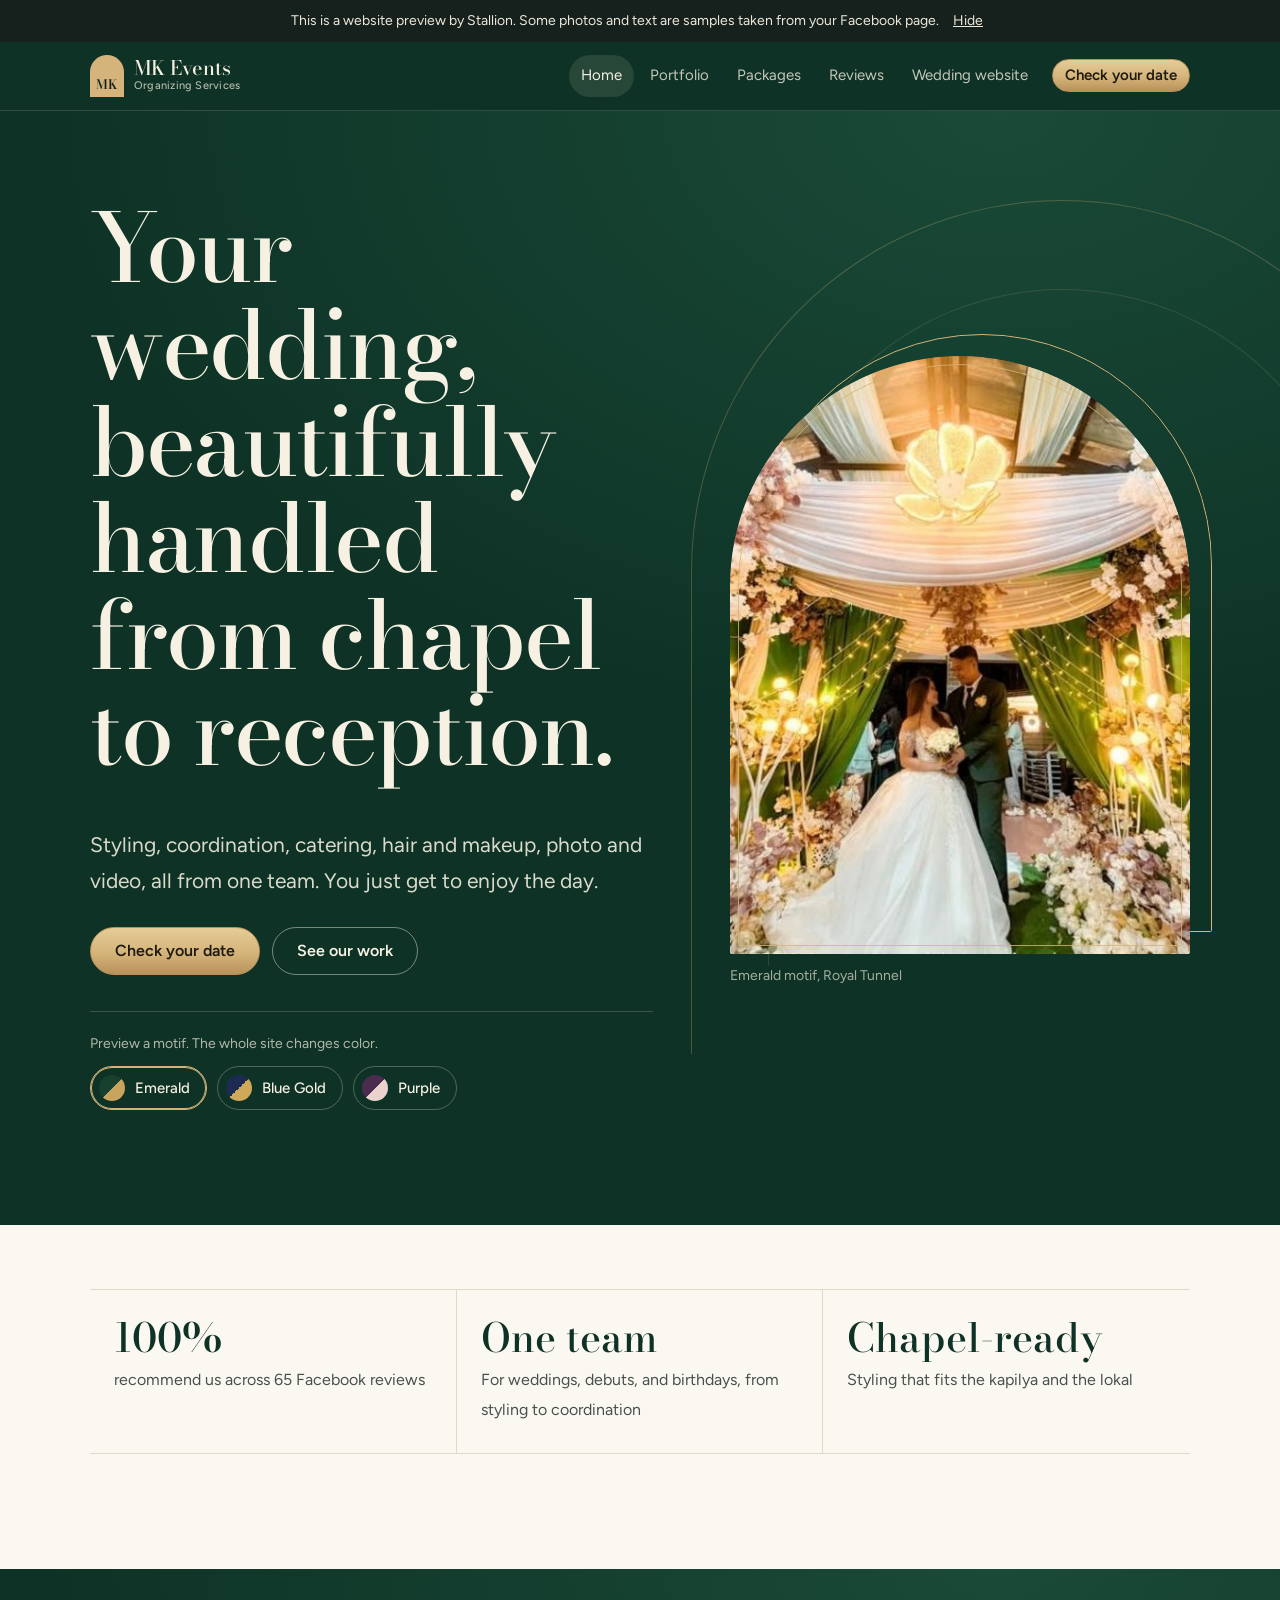
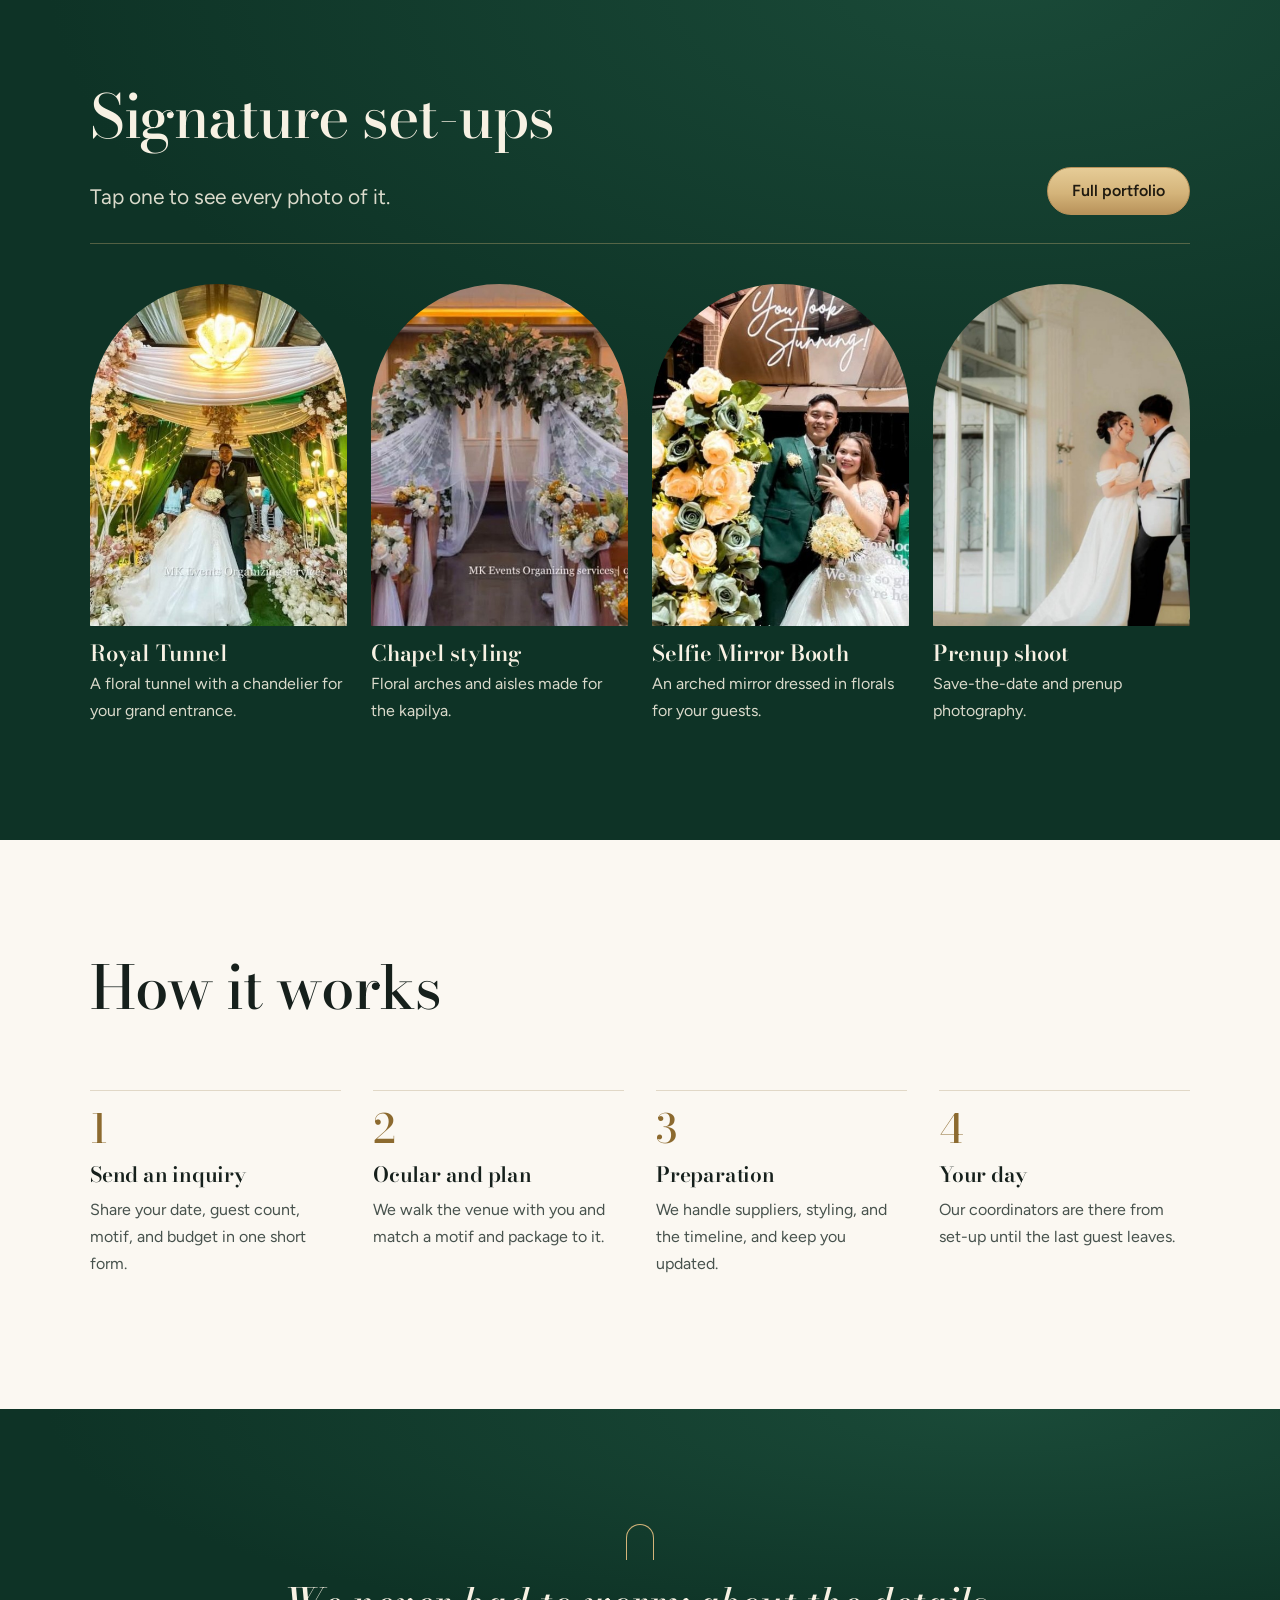
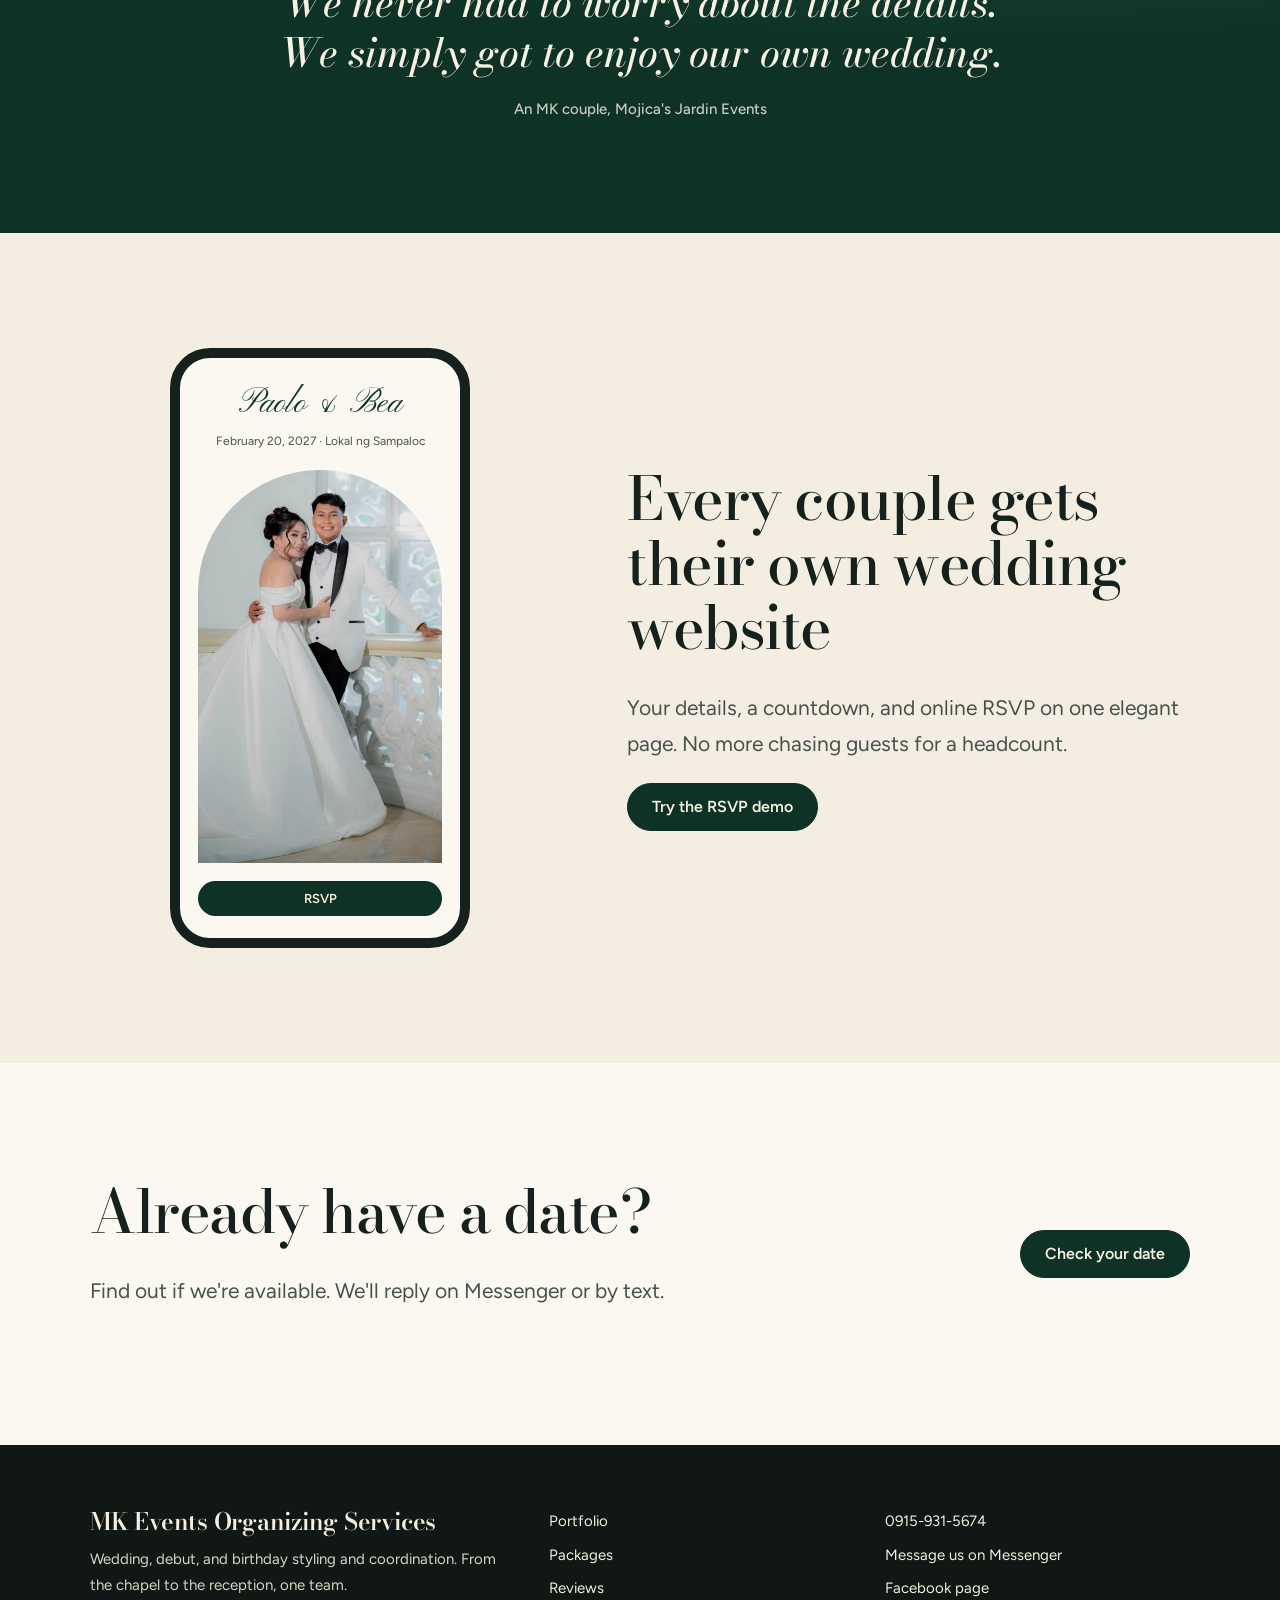
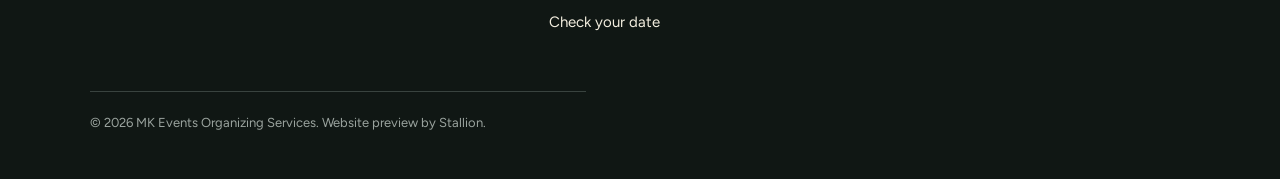
<file: index.html>
<!doctype html>
<html lang="en">
<head>
<meta charset="utf-8">
<meta name="viewport" content="width=device-width, initial-scale=1">
<title>MK Events Organizing Services | Weddings, debuts, and birthdays</title>
<meta name="description" content="Wedding and event styling and coordination: chapel styling, Royal Tunnel, Selfie Mirror Booth, and the Luxury Wedding Plan.">
<meta property="og:title" content="MK Events Organizing Services | Weddings, debuts, and birthdays">
<meta property="og:description" content="Wedding and event styling and coordination: chapel styling, Royal Tunnel, Selfie Mirror Booth, and the Luxury Wedding Plan.">
<meta property="og:image" content="assets/images/portfolio/royal-tunnel/tunnel-1.jpg">
<meta name="theme-color" content="#17402F">
<link rel="preload" href="assets/fonts/bodoni-moda.woff2" as="font" type="font/woff2" crossorigin>
<link rel="icon" href="data:image/svg+xml,%3Csvg xmlns='http://www.w3.org/2000/svg' viewBox='0 0 32 40'%3E%3Cpath d='M0 40V16a16 16 0 0 1 32 0v24z' fill='%2317402F'/%3E%3C/svg%3E">
<link rel="stylesheet" href="assets/css/style.css">
<script>try{var m=localStorage.getItem('mk-motif');if(m&&m!=='emerald')document.documentElement.setAttribute('data-motif',m)}catch(e){}</script>
</head>
<body>
<div class="preview-bar" role="note">This is a website preview by Stallion. Some photos and text are samples taken from your Facebook page.<button type="button">Hide</button></div>
<header class="site-head on-band">
  <div class="wrap">
    <a class="brand" href="index.html" aria-label="MK Events Organizing Services, home">
      <span class="brand-mark" aria-hidden="true">MK</span>
      <span class="brand-name">MK Events<small>Organizing Services</small></span>
    </a>
    <button class="menu-toggle" aria-expanded="false" aria-controls="site-nav">Menu</button>
    <nav class="nav" id="site-nav" aria-label="Main menu">
      <a href="index.html" aria-current="page">Home</a>
      <a href="portfolio.html">Portfolio</a>
      <a href="packages.html">Packages</a>
      <a href="reviews.html">Reviews</a>
      <a href="rsvp-demo.html">Wedding website</a>
      <a class="btn" href="inquire.html">Check your date</a>
    </nav>
  </div>
</header>
<main id="main">

<section class="hero band">
  <div class="wrap">
    <div>
      <h1>Your wedding, beautifully handled from chapel to reception.</h1>
      <p class="lede">Styling, coordination, catering, hair and makeup, photo and video, all from one team. You just get to enjoy the day.</p>
      <div class="hero-ctas">
        <a class="btn" href="inquire.html">Check your date</a>
        <a class="btn ghost" href="portfolio.html">See our work</a>
      </div>
      <div class="motif-picker">
        <p id="motif-label">Preview a motif. The whole site changes color.</p>
        <div class="motif-options" role="group" aria-labelledby="motif-label">
          <button type="button" data-set-motif="emerald" aria-pressed="true"
            data-img="assets/images/portfolio/royal-tunnel/tunnel-1.jpg" data-alt="Emerald green Royal Tunnel set-up" data-cap="Emerald motif, Royal Tunnel">
            <span class="swatch" style="--c1:#17402F;--c2:#C9A45C"></span>Emerald</button>
          <button type="button" data-set-motif="blue" aria-pressed="false"
            data-img="assets/images/portfolio/blue-gold-elegant/centerpiece.jpg" data-alt="Blue and gold centerpiece with white roses" data-cap="Blue Gold Elegant, Arezzo Place Pasig">
            <span class="swatch" style="--c1:#1D2B52;--c2:#CFA85A"></span>Blue Gold</button>
          <button type="button" data-set-motif="purple" aria-pressed="false"
            data-img="assets/images/team/team-photo.jpg" data-alt="The MK team with newlyweds in front of a backdrop" data-cap="Purple motif (sample photo)">
            <span class="swatch" style="--c1:#4B2C4F;--c2:#E9D3CC"></span>Purple</button>
        </div>
      </div>
    </div>
    <figure class="hero-art" style="margin:0">
      <div class="halo" aria-hidden="true"></div>
      <div class="arch outline"><img data-hero-img src="assets/images/portfolio/royal-tunnel/tunnel-1.jpg" alt="Emerald green Royal Tunnel set-up"></div>
      <figcaption data-hero-cap style="position:absolute;bottom:-34px;left:0;font-size:14px">Emerald motif, Royal Tunnel</figcaption>
    </figure>
  </div>
</section>

<div class="wrap">
  <div class="proof">
    <!-- PLACEHOLDER: numbers from the FB page, update before launch -->
    <div><strong>100%</strong><span>recommend us across 65 Facebook reviews</span></div>
    <div><strong>One team</strong><span>For weddings, debuts, and birthdays, from styling to coordination</span></div>
    <div><strong>Chapel-ready</strong><span>Styling that fits the kapilya and the lokal</span></div>
  </div>
</div>

<section class="band" style="margin-top:clamp(64px,9vw,120px)">
  <div class="wrap">
    <div class="section-head">
      <div><h2>Signature set-ups</h2>
      <p class="lede">Tap one to see every photo of it.</p></div>
      <a class="btn gold" href="portfolio.html">Full portfolio</a>
    </div>
    <div class="setups">
      <a class="setup" href="portfolio.html?motif=royal-tunnel">
        <div class="arch"><img src="assets/images/portfolio/royal-tunnel/tunnel-2.jpg" alt="Bride and groom inside a Royal Tunnel of flowers and lights" loading="lazy"></div>
        <h3>Royal Tunnel</h3><p>A floral tunnel with a chandelier for your grand entrance.</p>
      </a>

      <a class="setup" href="portfolio.html?motif=kapilya-styling">
        <div class="arch"><img src="assets/images/portfolio/kapilya-styling/drape-arch.jpg" alt="Floral arch with white drapes at the front of a chapel" loading="lazy"></div>
        <h3>Chapel styling</h3><p>Floral arches and aisles made for the kapilya.</p>
      </a>

      <a class="setup" href="portfolio.html?motif=selfie-mirror-booth">
        <div class="arch"><img src="assets/images/portfolio/selfie-mirror-booth/couple.jpg" alt="Couple taking a selfie at a rose-covered arch mirror" loading="lazy"></div>
        <h3>Selfie Mirror Booth</h3><p>An arched mirror dressed in florals for your guests.</p>
      </a>

      <a class="setup" href="portfolio.html?motif=prenup">
        <div class="arch"><img src="assets/images/portfolio/prenup/piano.jpg" alt="Prenup photo of a couple beside a grand piano" loading="lazy"></div>
        <h3>Prenup shoot</h3><p>Save-the-date and prenup photography.</p>
      </a>
    </div>
  </div>
</section>

<section>
  <div class="wrap">
    <div class="section-head"><h2>How it works</h2></div>
    <ol class="steps">
      <li><h3>Send an inquiry</h3><p>Share your date, guest count, motif, and budget in one short form.</p></li>
      <li><h3>Ocular and plan</h3><p>We walk the venue with you and match a motif and package to it.</p></li>
      <li><h3>Preparation</h3><p>We handle suppliers, styling, and the timeline, and keep you updated.</p></li>
      <li><h3>Your day</h3><p>Our coordinators are there from set-up until the last guest leaves.</p></li>
    </ol>
  </div>
</section>

<section class="band quote">
  <div class="wrap">
    <span class="ornament" aria-hidden="true"></span>
    <!-- PLACEHOLDER: paraphrased from a FB review; replace with an exact quote used with permission -->
    <blockquote>We never had to worry about the details. We simply got to enjoy our own wedding.</blockquote>
    <cite>An MK couple, Mojica's Jardin Events</cite>
  </div>
</section>

<section class="paper">
  <div class="wrap bonus">
    <div class="phone" aria-hidden="true">
      <div class="ph-top"><div class="names">Paolo &amp; Bea</div><small>February 20, 2027 · Lokal ng Sampaloc</small></div>
      <div class="ph-img"><img src="assets/images/portfolio/prenup/staircase.jpg" alt=""></div>
      <div class="ph-btn">RSVP</div>
    </div>
    <div>
      <h2>Every couple gets their own wedding website</h2>
      <p class="lede">Your details, a countdown, and online RSVP on one elegant page. No more chasing guests for a headcount.</p>
      <a class="btn" href="rsvp-demo.html">Try the RSVP demo</a>
    </div>
  </div>
</section>

<section>
  <div class="wrap cta-split">
    <div><h2>Already have a date?</h2><p class="lede">Find out if we're available. We'll reply on Messenger or by text.</p></div>
    <a class="btn" href="inquire.html">Check your date</a>
  </div>
</section>

</main>
<footer class="site-foot">
  <div class="wrap">
    <div>
      <h3>MK Events Organizing Services</h3>
      <p>Wedding, debut, and birthday styling and coordination. From the chapel to the reception, one team.</p>
    </div>
    <div>
      <ul>
        <li><a href="portfolio.html">Portfolio</a></li>
        <li><a href="packages.html">Packages</a></li>
        <li><a href="reviews.html">Reviews</a></li>
        <li><a href="inquire.html">Check your date</a></li>
      </ul>
    </div>
    <div>
      <ul>
        <!-- PLACEHOLDER: contact details, confirm with MK -->
        <li><a href="tel:09159315674">0915-931-5674</a></li>
        <li><a href="https://m.me/" target="_blank" rel="noopener">Message us on Messenger</a></li>
        <li><a href="https://www.facebook.com/" target="_blank" rel="noopener">Facebook page</a></li>
      </ul>
    </div>
    <p class="fine">© 2026 MK Events Organizing Services. Website preview by Stallion.</p>
  </div>
</footer>
<script src="assets/js/main.js" defer></script>
</body>
</html>
</file>
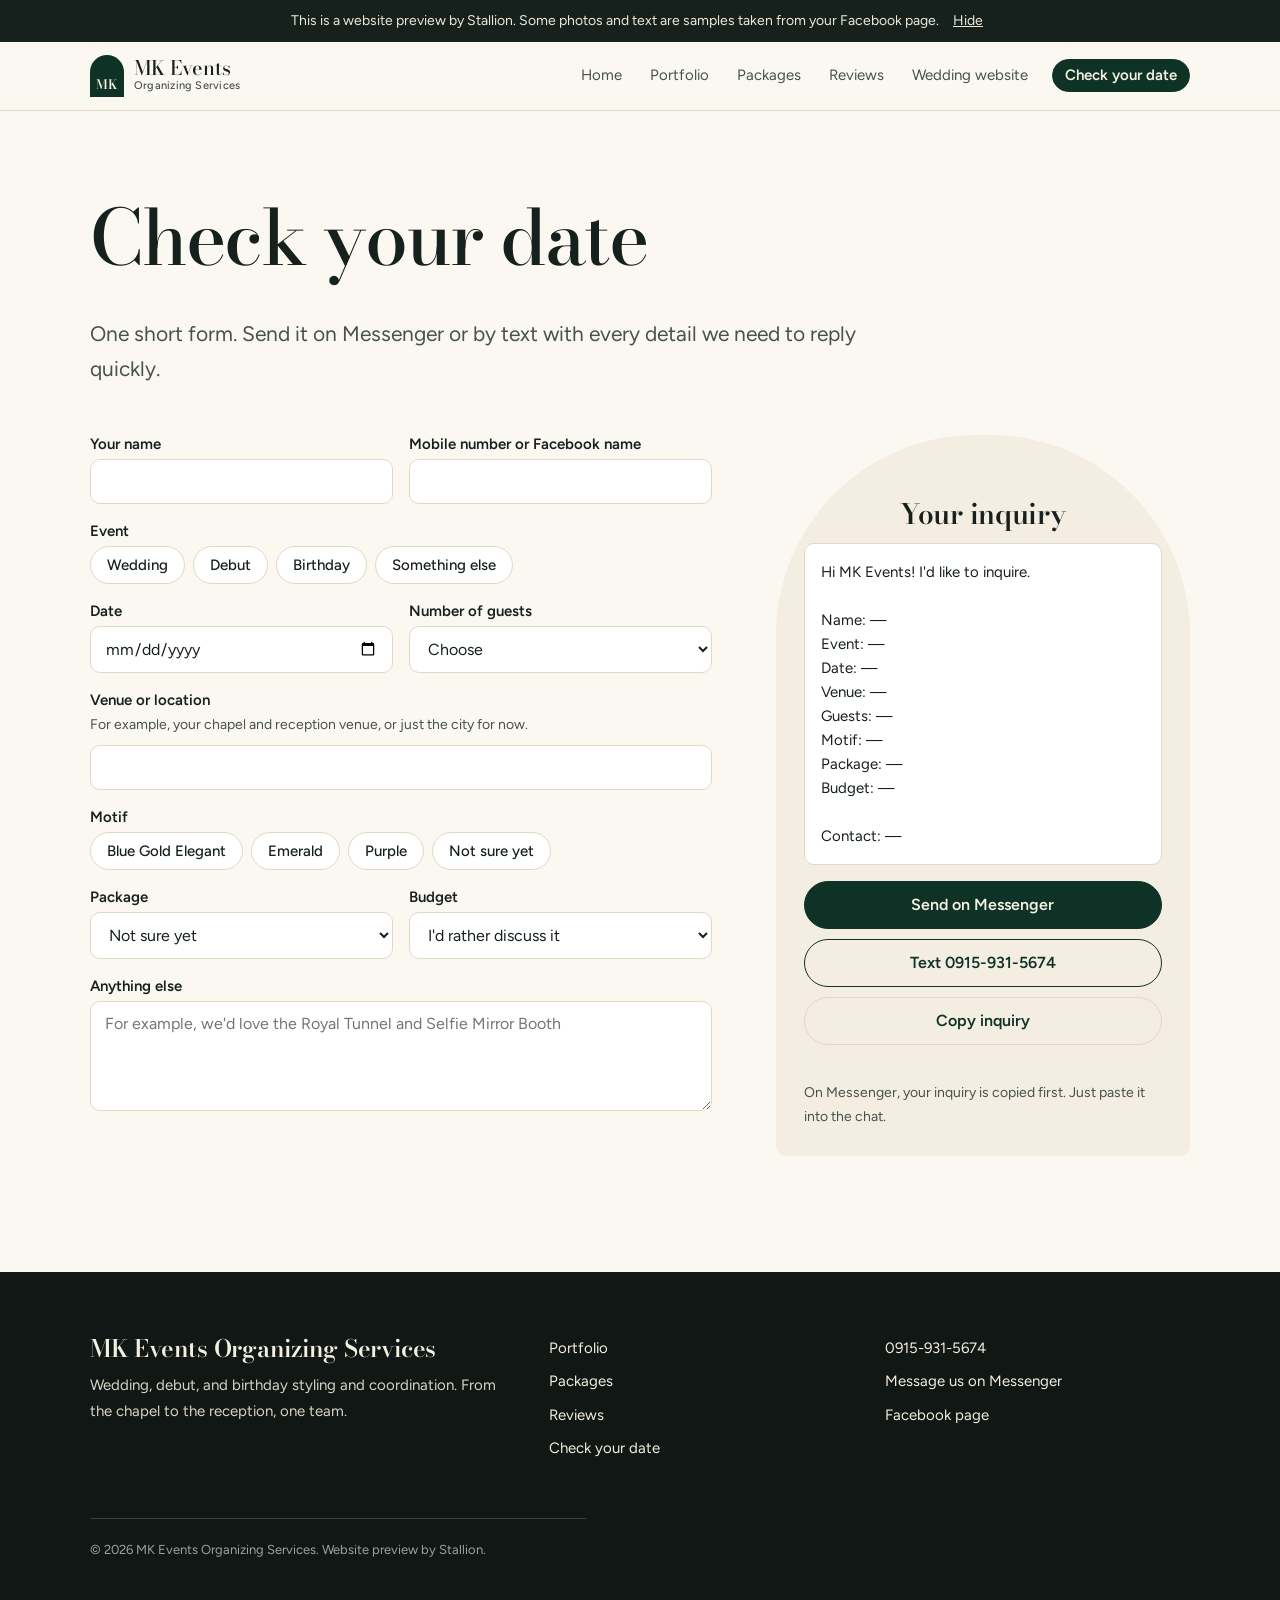
<file: inquire.html>
<!doctype html>
<html lang="en">
<head>
<meta charset="utf-8">
<meta name="viewport" content="width=device-width, initial-scale=1">
<title>Check your date | MK Events</title>
<meta name="description" content="Send MK Events your date, guest count, motif, and budget in one short form.">
<meta property="og:title" content="Check your date | MK Events">
<meta property="og:description" content="Send MK Events your date, guest count, motif, and budget in one short form.">
<meta property="og:image" content="assets/images/portfolio/royal-tunnel/tunnel-1.jpg">
<meta name="theme-color" content="#17402F">
<link rel="preload" href="assets/fonts/bodoni-moda.woff2" as="font" type="font/woff2" crossorigin>
<link rel="icon" href="data:image/svg+xml,%3Csvg xmlns='http://www.w3.org/2000/svg' viewBox='0 0 32 40'%3E%3Cpath d='M0 40V16a16 16 0 0 1 32 0v24z' fill='%2317402F'/%3E%3C/svg%3E">
<link rel="stylesheet" href="assets/css/style.css">
<script>try{var m=localStorage.getItem('mk-motif');if(m&&m!=='emerald')document.documentElement.setAttribute('data-motif',m)}catch(e){}</script>
</head>
<body>
<div class="preview-bar" role="note">This is a website preview by Stallion. Some photos and text are samples taken from your Facebook page.<button type="button">Hide</button></div>
<header class="site-head">
  <div class="wrap">
    <a class="brand" href="index.html" aria-label="MK Events Organizing Services, home">
      <span class="brand-mark" aria-hidden="true">MK</span>
      <span class="brand-name">MK Events<small>Organizing Services</small></span>
    </a>
    <button class="menu-toggle" aria-expanded="false" aria-controls="site-nav">Menu</button>
    <nav class="nav" id="site-nav" aria-label="Main menu">
      <a href="index.html">Home</a>
      <a href="portfolio.html">Portfolio</a>
      <a href="packages.html">Packages</a>
      <a href="reviews.html">Reviews</a>
      <a href="rsvp-demo.html">Wedding website</a>
      <a class="btn" href="inquire.html">Check your date</a>
    </nav>
  </div>
</header>
<main id="main">

<header class="page-head"><div class="wrap">
  <h1>Check your date</h1>
  <p class="lede">One short form. Send it on Messenger or by text with every detail we need to reply quickly.</p>
</div></header>
<section style="padding-top:8px"><div class="wrap form-grid">
  <form id="inquiry" novalidate data-phone="09159315674" data-messenger="https://m.me/">
    <div class="row">
      <div class="field" data-required="name"><label for="name">Your name</label>
        <input id="name" name="name" autocomplete="name">
        <p class="error" data-error="name" hidden>Enter your name.</p></div>
      <div class="field" data-required="contact"><label for="contact">Mobile number or Facebook name</label>
        <input id="contact" name="contact" autocomplete="tel">
        <p class="error" data-error="contact" hidden>Tell us how to reach you.</p></div>
    </div>
    <fieldset class="field" data-required="event"><legend>Event</legend>
      <div class="pick"><label><input type="radio" name="event" value="wedding" data-label="Wedding"><span>Wedding</span></label>
<label><input type="radio" name="event" value="debut" data-label="Debut"><span>Debut</span></label>
<label><input type="radio" name="event" value="birthday" data-label="Birthday"><span>Birthday</span></label>
<label><input type="radio" name="event" value="other" data-label="Something else"><span>Something else</span></label></div>
      <p class="error" data-error="event" hidden>Choose your type of event.</p></fieldset>
    <div class="row">
      <div class="field" data-required="date"><label for="date">Date</label>
        <input id="date" name="date" type="date">
        <p class="error" data-error="date" hidden>Enter a date, even a tentative one.</p></div>
      <div class="field" data-required="guests"><label for="guests">Number of guests</label>
        <select id="guests" name="guests">
          <option value="">Choose</option><option>Up to 50</option><option>51 to 100</option>
          <option>101 to 150</option><option>151 to 200</option><option>More than 200</option>
        </select>
        <p class="error" data-error="guests" hidden>Choose an estimated guest count.</p></div>
    </div>
    <div class="field"><label for="venue">Venue or location</label>
      <p class="hint">For example, your chapel and reception venue, or just the city for now.</p>
      <input id="venue" name="venue"></div>
    <fieldset class="field"><legend>Motif</legend>
      <div class="pick"><label><input type="radio" name="motif" value="blue-gold-elegant" data-label="Blue Gold Elegant"><span>Blue Gold Elegant</span></label>
<label><input type="radio" name="motif" value="green-motif" data-label="Emerald"><span>Emerald</span></label>
<label><input type="radio" name="motif" value="purple" data-label="Purple"><span>Purple</span></label>
<label><input type="radio" name="motif" value="undecided" data-label="Not sure yet"><span>Not sure yet</span></label></div></fieldset>
    <div class="row">
      <div class="field"><label for="package">Package</label>
        <select id="package" name="package">
          <option value="">Not sure yet</option>
          <option value="luxury">Luxury Wedding Plan</option>
          <option value="styling">Chapel &amp; Reception Styling</option>
          <option value="celebration">Debut &amp; Birthday</option>
        </select></div>
      <div class="field"><label for="budget">Budget</label>
        <select id="budget" name="budget">
          <!-- PLACEHOLDER: adjust ranges to MK's packages -->
          <option value="">I'd rather discuss it</option>
          <option>Below ₱100,000</option><option>₱100,000 to ₱200,000</option>
          <option>₱200,000 to ₱350,000</option><option>Above ₱350,000</option>
        </select></div>
    </div>
    <div class="field"><label for="notes">Anything else</label>
      <textarea id="notes" name="notes" placeholder="For example, we'd love the Royal Tunnel and Selfie Mirror Booth"></textarea></div>
  </form>
  <aside class="summary-card" aria-labelledby="sum-h">
    <h3 id="sum-h">Your inquiry</h3>
    <pre id="summary" aria-live="polite"></pre>
    <button type="button" class="btn" data-send="messenger">Send on Messenger</button>
    <button type="button" class="btn ghost" data-send="sms">Text 0915-931-5674</button>
    <button type="button" class="btn ghost" data-send="copy" style="border-color:var(--line)">Copy inquiry</button>
    <p class="status" role="status"></p>
    <p class="note">On Messenger, your inquiry is copied first. Just paste it into the chat.</p>
  </aside>
</div></section>

</main>
<footer class="site-foot">
  <div class="wrap">
    <div>
      <h3>MK Events Organizing Services</h3>
      <p>Wedding, debut, and birthday styling and coordination. From the chapel to the reception, one team.</p>
    </div>
    <div>
      <ul>
        <li><a href="portfolio.html">Portfolio</a></li>
        <li><a href="packages.html">Packages</a></li>
        <li><a href="reviews.html">Reviews</a></li>
        <li><a href="inquire.html">Check your date</a></li>
      </ul>
    </div>
    <div>
      <ul>
        <!-- PLACEHOLDER: contact details, confirm with MK -->
        <li><a href="tel:09159315674">0915-931-5674</a></li>
        <li><a href="https://m.me/" target="_blank" rel="noopener">Message us on Messenger</a></li>
        <li><a href="https://www.facebook.com/" target="_blank" rel="noopener">Facebook page</a></li>
      </ul>
    </div>
    <p class="fine">© 2026 MK Events Organizing Services. Website preview by Stallion.</p>
  </div>
</footer>
<script src="assets/js/main.js" defer></script>
</body>
</html>
</file>
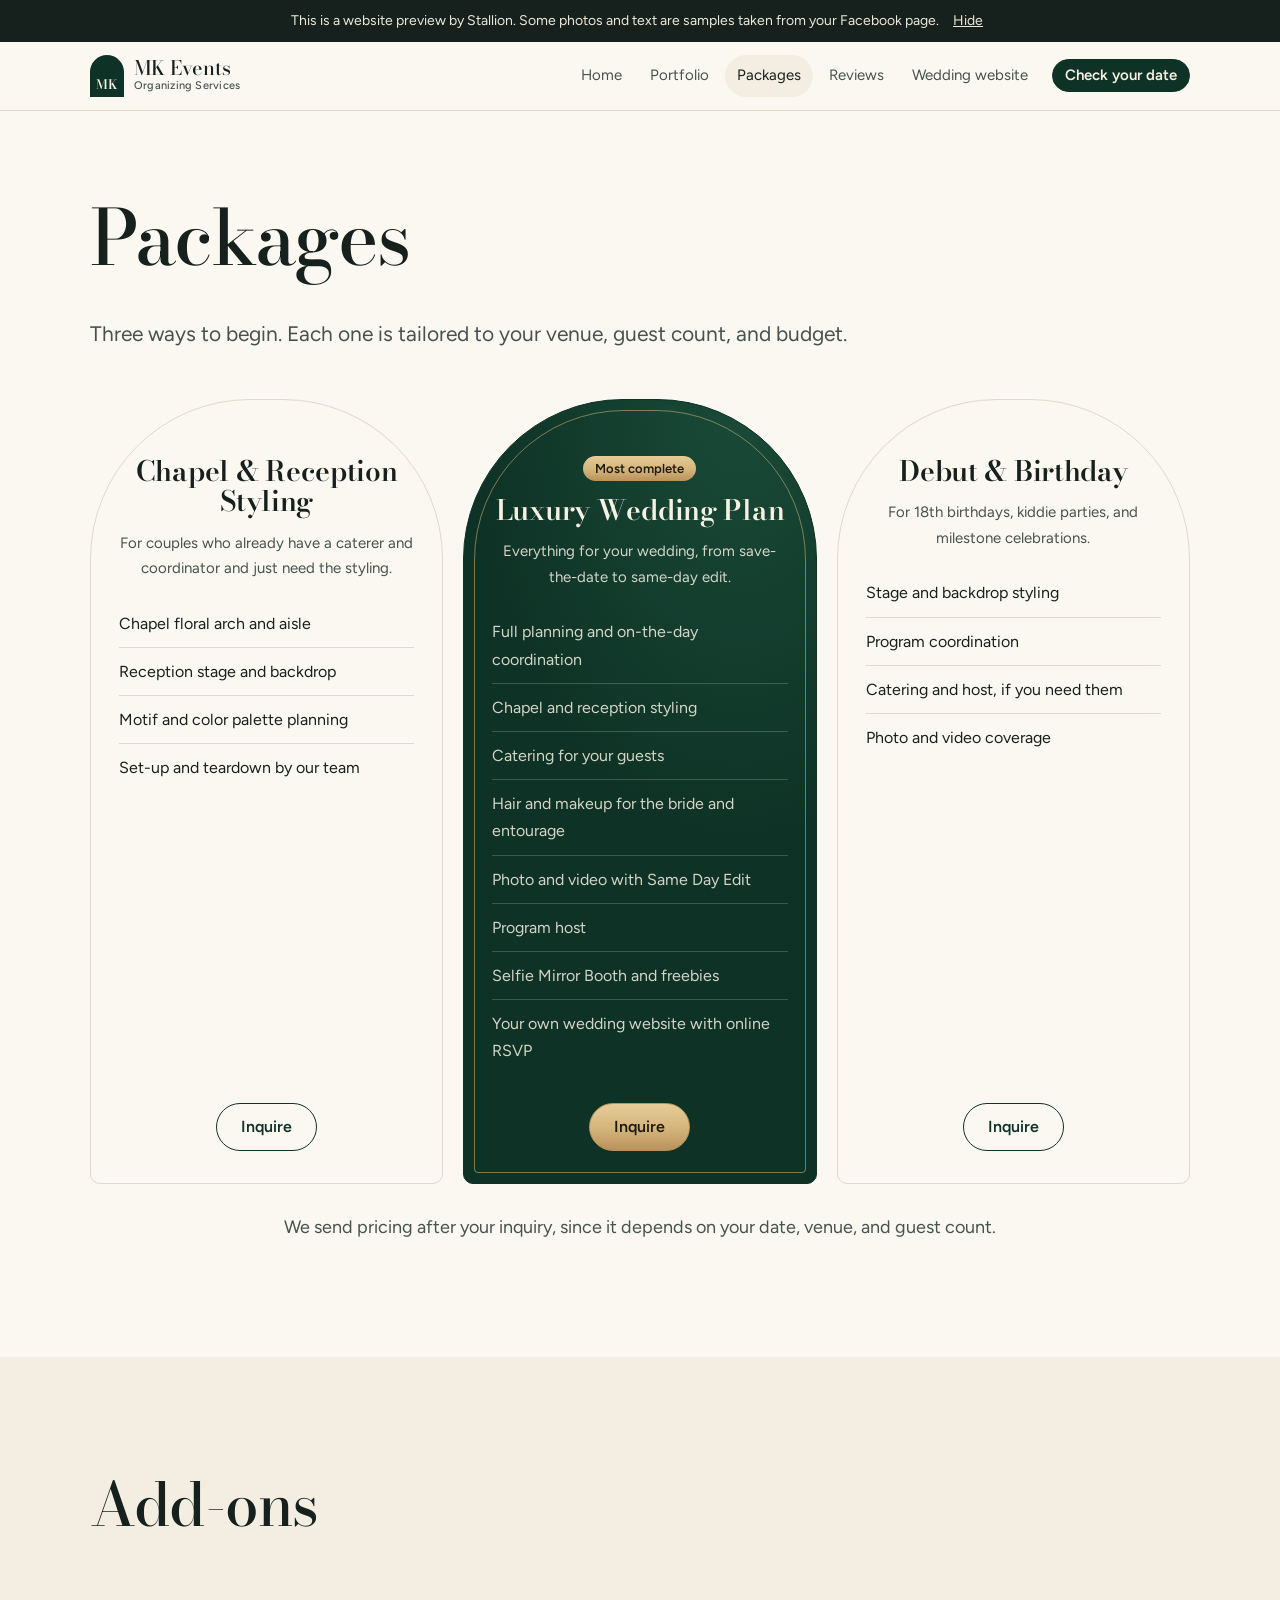
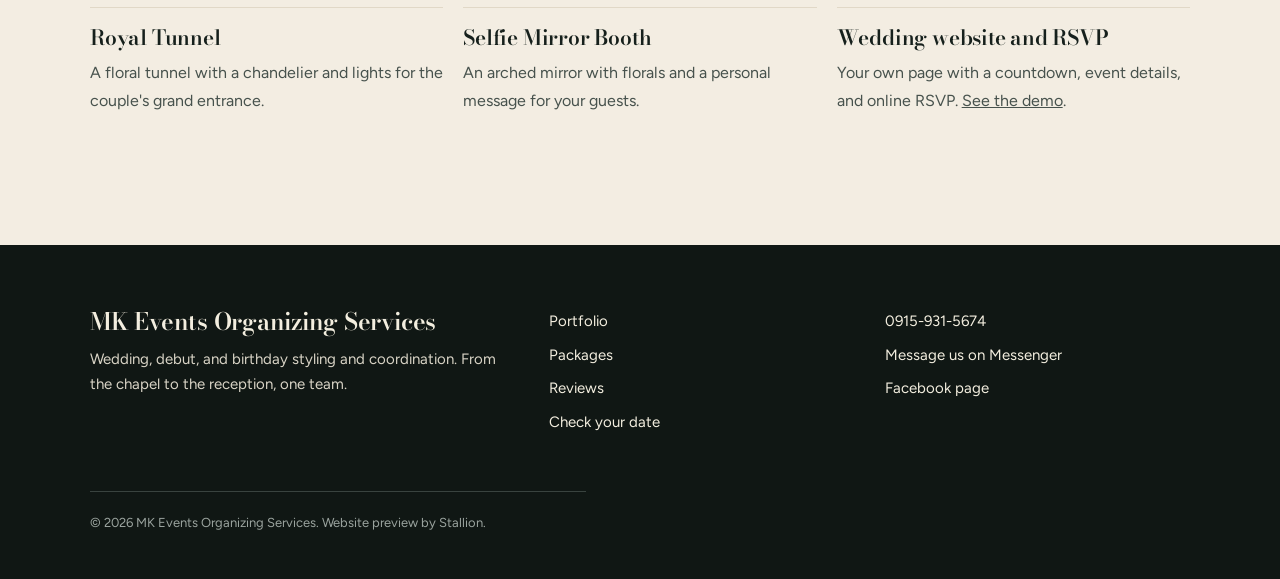
<file: packages.html>
<!doctype html>
<html lang="en">
<head>
<meta charset="utf-8">
<meta name="viewport" content="width=device-width, initial-scale=1">
<title>Packages | MK Events</title>
<meta name="description" content="Luxury Wedding Plan, Chapel &amp; Reception Styling, and Debut &amp; Birthday packages by MK Events.">
<meta property="og:title" content="Packages | MK Events">
<meta property="og:description" content="Luxury Wedding Plan, Chapel &amp; Reception Styling, and Debut &amp; Birthday packages by MK Events.">
<meta property="og:image" content="assets/images/portfolio/royal-tunnel/tunnel-1.jpg">
<meta name="theme-color" content="#17402F">
<link rel="preload" href="assets/fonts/bodoni-moda.woff2" as="font" type="font/woff2" crossorigin>
<link rel="icon" href="data:image/svg+xml,%3Csvg xmlns='http://www.w3.org/2000/svg' viewBox='0 0 32 40'%3E%3Cpath d='M0 40V16a16 16 0 0 1 32 0v24z' fill='%2317402F'/%3E%3C/svg%3E">
<link rel="stylesheet" href="assets/css/style.css">
<script>try{var m=localStorage.getItem('mk-motif');if(m&&m!=='emerald')document.documentElement.setAttribute('data-motif',m)}catch(e){}</script>
</head>
<body>
<div class="preview-bar" role="note">This is a website preview by Stallion. Some photos and text are samples taken from your Facebook page.<button type="button">Hide</button></div>
<header class="site-head">
  <div class="wrap">
    <a class="brand" href="index.html" aria-label="MK Events Organizing Services, home">
      <span class="brand-mark" aria-hidden="true">MK</span>
      <span class="brand-name">MK Events<small>Organizing Services</small></span>
    </a>
    <button class="menu-toggle" aria-expanded="false" aria-controls="site-nav">Menu</button>
    <nav class="nav" id="site-nav" aria-label="Main menu">
      <a href="index.html">Home</a>
      <a href="portfolio.html">Portfolio</a>
      <a href="packages.html" aria-current="page">Packages</a>
      <a href="reviews.html">Reviews</a>
      <a href="rsvp-demo.html">Wedding website</a>
      <a class="btn" href="inquire.html">Check your date</a>
    </nav>
  </div>
</header>
<main id="main">

<header class="page-head"><div class="wrap">
  <h1>Packages</h1>
  <p class="lede">Three ways to begin. Each one is tailored to your venue, guest count, and budget.</p>
</div></header>
<section style="padding-top:8px"><div class="wrap">
  <!-- PLACEHOLDER: sample inclusions, replace with MK's actual packages -->
  <div class="packages">
    <article class="pkg">
      <h3>Chapel &amp; Reception Styling</h3>
      <p class="for">For couples who already have a caterer and coordinator and just need the styling.</p>
      <ul>
        <li>Chapel floral arch and aisle</li>
        <li>Reception stage and backdrop</li>
        <li>Motif and color palette planning</li>
        <li>Set-up and teardown by our team</li>
      </ul>
      <a class="btn ghost" href="inquire.html?package=styling">Inquire</a>
    </article>
    <article class="pkg feature">
      <span class="tag">Most complete</span>
      <h3>Luxury Wedding Plan</h3>
      <p class="for">Everything for your wedding, from save-the-date to same-day edit.</p>
      <ul>
        <li>Full planning and on-the-day coordination</li>
        <li>Chapel and reception styling</li>
        <li>Catering for your guests</li>
        <li>Hair and makeup for the bride and entourage</li>
        <li>Photo and video with Same Day Edit</li>
        <li>Program host</li>
        <li>Selfie Mirror Booth and freebies</li>
        <li>Your own wedding website with online RSVP</li>
      </ul>
      <a class="btn gold" href="inquire.html?package=luxury">Inquire</a>
    </article>
    <article class="pkg">
      <h3>Debut &amp; Birthday</h3>
      <p class="for">For 18th birthdays, kiddie parties, and milestone celebrations.</p>
      <ul>
        <li>Stage and backdrop styling</li>
        <li>Program coordination</li>
        <li>Catering and host, if you need them</li>
        <li>Photo and video coverage</li>
      </ul>
      <a class="btn ghost" href="inquire.html?package=celebration">Inquire</a>
    </article>
  </div>
  <p style="margin:28px auto 0;text-align:center;color:var(--muted)">We send pricing after your inquiry, since it depends on your date, venue, and guest count.</p>
</div></section>
<section class="paper"><div class="wrap">
  <div class="section-head"><h2>Add-ons</h2></div>
  <div class="addons">
    <div class="addon"><h3>Royal Tunnel</h3><p>A floral tunnel with a chandelier and lights for the couple's grand entrance.</p></div>
    <div class="addon"><h3>Selfie Mirror Booth</h3><p>An arched mirror with florals and a personal message for your guests.</p></div>
    <div class="addon"><h3>Wedding website and RSVP</h3><p>Your own page with a countdown, event details, and online RSVP. <a href="rsvp-demo.html">See the demo</a>.</p></div>
  </div>
</div></section>

</main>
<footer class="site-foot">
  <div class="wrap">
    <div>
      <h3>MK Events Organizing Services</h3>
      <p>Wedding, debut, and birthday styling and coordination. From the chapel to the reception, one team.</p>
    </div>
    <div>
      <ul>
        <li><a href="portfolio.html">Portfolio</a></li>
        <li><a href="packages.html">Packages</a></li>
        <li><a href="reviews.html">Reviews</a></li>
        <li><a href="inquire.html">Check your date</a></li>
      </ul>
    </div>
    <div>
      <ul>
        <!-- PLACEHOLDER: contact details, confirm with MK -->
        <li><a href="tel:09159315674">0915-931-5674</a></li>
        <li><a href="https://m.me/" target="_blank" rel="noopener">Message us on Messenger</a></li>
        <li><a href="https://www.facebook.com/" target="_blank" rel="noopener">Facebook page</a></li>
      </ul>
    </div>
    <p class="fine">© 2026 MK Events Organizing Services. Website preview by Stallion.</p>
  </div>
</footer>
<script src="assets/js/main.js" defer></script>
</body>
</html>
</file>
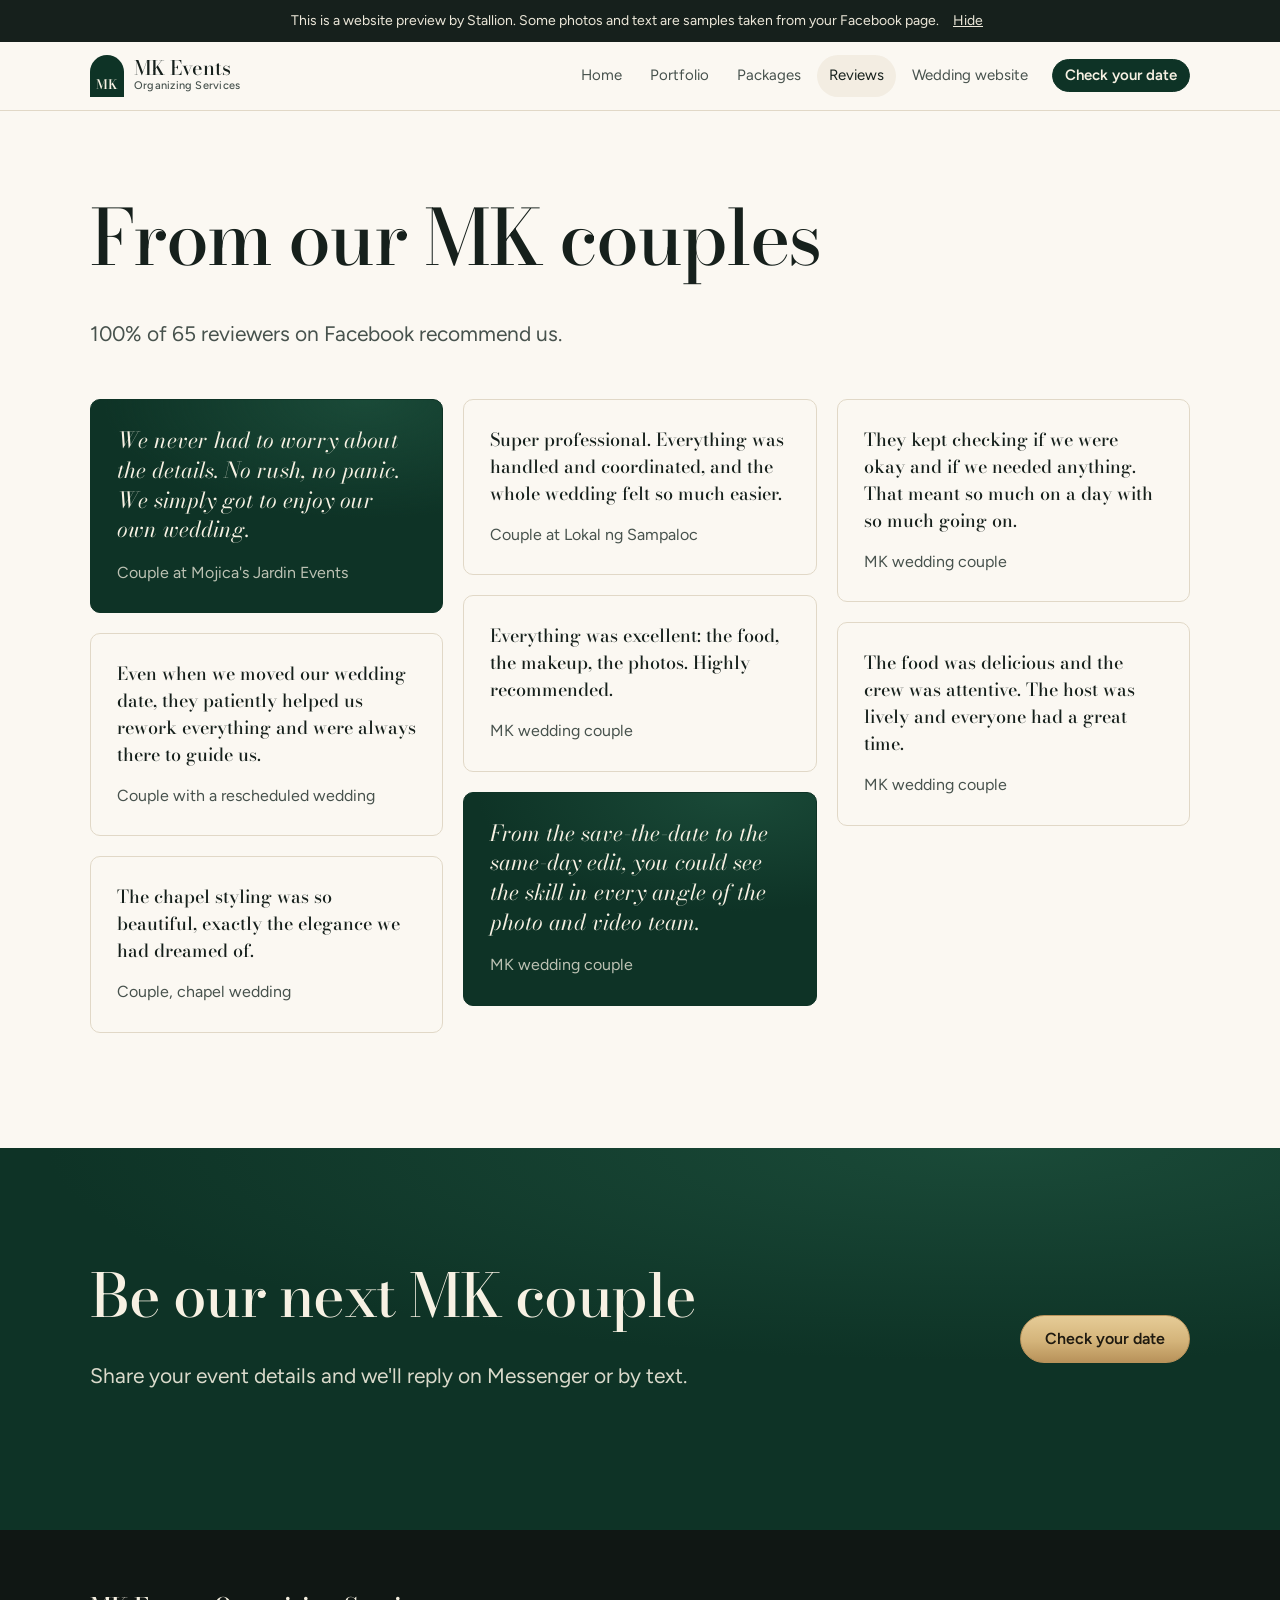
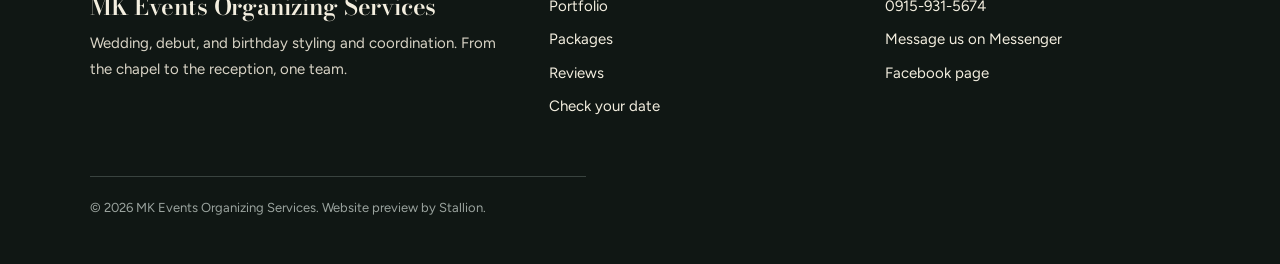
<file: reviews.html>
<!doctype html>
<html lang="en">
<head>
<meta charset="utf-8">
<meta name="viewport" content="width=device-width, initial-scale=1">
<title>Reviews | MK Events</title>
<meta name="description" content="Reviews from MK Events Organizing Services couples.">
<meta property="og:title" content="Reviews | MK Events">
<meta property="og:description" content="Reviews from MK Events Organizing Services couples.">
<meta property="og:image" content="assets/images/portfolio/royal-tunnel/tunnel-1.jpg">
<meta name="theme-color" content="#17402F">
<link rel="preload" href="assets/fonts/bodoni-moda.woff2" as="font" type="font/woff2" crossorigin>
<link rel="icon" href="data:image/svg+xml,%3Csvg xmlns='http://www.w3.org/2000/svg' viewBox='0 0 32 40'%3E%3Cpath d='M0 40V16a16 16 0 0 1 32 0v24z' fill='%2317402F'/%3E%3C/svg%3E">
<link rel="stylesheet" href="assets/css/style.css">
<script>try{var m=localStorage.getItem('mk-motif');if(m&&m!=='emerald')document.documentElement.setAttribute('data-motif',m)}catch(e){}</script>
</head>
<body>
<div class="preview-bar" role="note">This is a website preview by Stallion. Some photos and text are samples taken from your Facebook page.<button type="button">Hide</button></div>
<header class="site-head">
  <div class="wrap">
    <a class="brand" href="index.html" aria-label="MK Events Organizing Services, home">
      <span class="brand-mark" aria-hidden="true">MK</span>
      <span class="brand-name">MK Events<small>Organizing Services</small></span>
    </a>
    <button class="menu-toggle" aria-expanded="false" aria-controls="site-nav">Menu</button>
    <nav class="nav" id="site-nav" aria-label="Main menu">
      <a href="index.html">Home</a>
      <a href="portfolio.html">Portfolio</a>
      <a href="packages.html">Packages</a>
      <a href="reviews.html" aria-current="page">Reviews</a>
      <a href="rsvp-demo.html">Wedding website</a>
      <a class="btn" href="inquire.html">Check your date</a>
    </nav>
  </div>
</header>
<main id="main">

<header class="page-head"><div class="wrap">
  <h1>From our MK couples</h1>
  <p class="lede">100% of 65 reviewers on Facebook recommend us.</p>
</div></header>
<section style="padding-top:8px"><div class="wrap">
  <div class="reviews">
    <blockquote class="review big" style="margin:0 0 20px"><p>We never had to worry about the details. No rush, no panic. We simply got to enjoy our own wedding.</p><footer>Couple at Mojica's Jardin Events</footer></blockquote>
    <blockquote class="review" style="margin:0 0 20px"><p>Even when we moved our wedding date, they patiently helped us rework everything and were always there to guide us.</p><footer>Couple with a rescheduled wedding</footer></blockquote>
    <blockquote class="review" style="margin:0 0 20px"><p>The chapel styling was so beautiful, exactly the elegance we had dreamed of.</p><footer>Couple, chapel wedding</footer></blockquote>
    <blockquote class="review" style="margin:0 0 20px"><p>Super professional. Everything was handled and coordinated, and the whole wedding felt so much easier.</p><footer>Couple at Lokal ng Sampaloc</footer></blockquote>
    <blockquote class="review" style="margin:0 0 20px"><p>Everything was excellent: the food, the makeup, the photos. Highly recommended.</p><footer>MK wedding couple</footer></blockquote>
    <blockquote class="review big" style="margin:0 0 20px"><p>From the save-the-date to the same-day edit, you could see the skill in every angle of the photo and video team.</p><footer>MK wedding couple</footer></blockquote>
    <blockquote class="review" style="margin:0 0 20px"><p>They kept checking if we were okay and if we needed anything. That meant so much on a day with so much going on.</p><footer>MK wedding couple</footer></blockquote>
    <blockquote class="review" style="margin:0 0 20px"><p>The food was delicious and the crew was attentive. The host was lively and everyone had a great time.</p><footer>MK wedding couple</footer></blockquote>
  </div>
</div></section>
<section class="band"><div class="wrap cta-split">
  <div><h2>Be our next MK couple</h2><p class="lede">Share your event details and we'll reply on Messenger or by text.</p></div>
  <a class="btn gold" href="inquire.html">Check your date</a>
</div></section>

</main>
<footer class="site-foot">
  <div class="wrap">
    <div>
      <h3>MK Events Organizing Services</h3>
      <p>Wedding, debut, and birthday styling and coordination. From the chapel to the reception, one team.</p>
    </div>
    <div>
      <ul>
        <li><a href="portfolio.html">Portfolio</a></li>
        <li><a href="packages.html">Packages</a></li>
        <li><a href="reviews.html">Reviews</a></li>
        <li><a href="inquire.html">Check your date</a></li>
      </ul>
    </div>
    <div>
      <ul>
        <!-- PLACEHOLDER: contact details, confirm with MK -->
        <li><a href="tel:09159315674">0915-931-5674</a></li>
        <li><a href="https://m.me/" target="_blank" rel="noopener">Message us on Messenger</a></li>
        <li><a href="https://www.facebook.com/" target="_blank" rel="noopener">Facebook page</a></li>
      </ul>
    </div>
    <p class="fine">© 2026 MK Events Organizing Services. Website preview by Stallion.</p>
  </div>
</footer>
<script src="assets/js/main.js" defer></script>
</body>
</html>
</file>
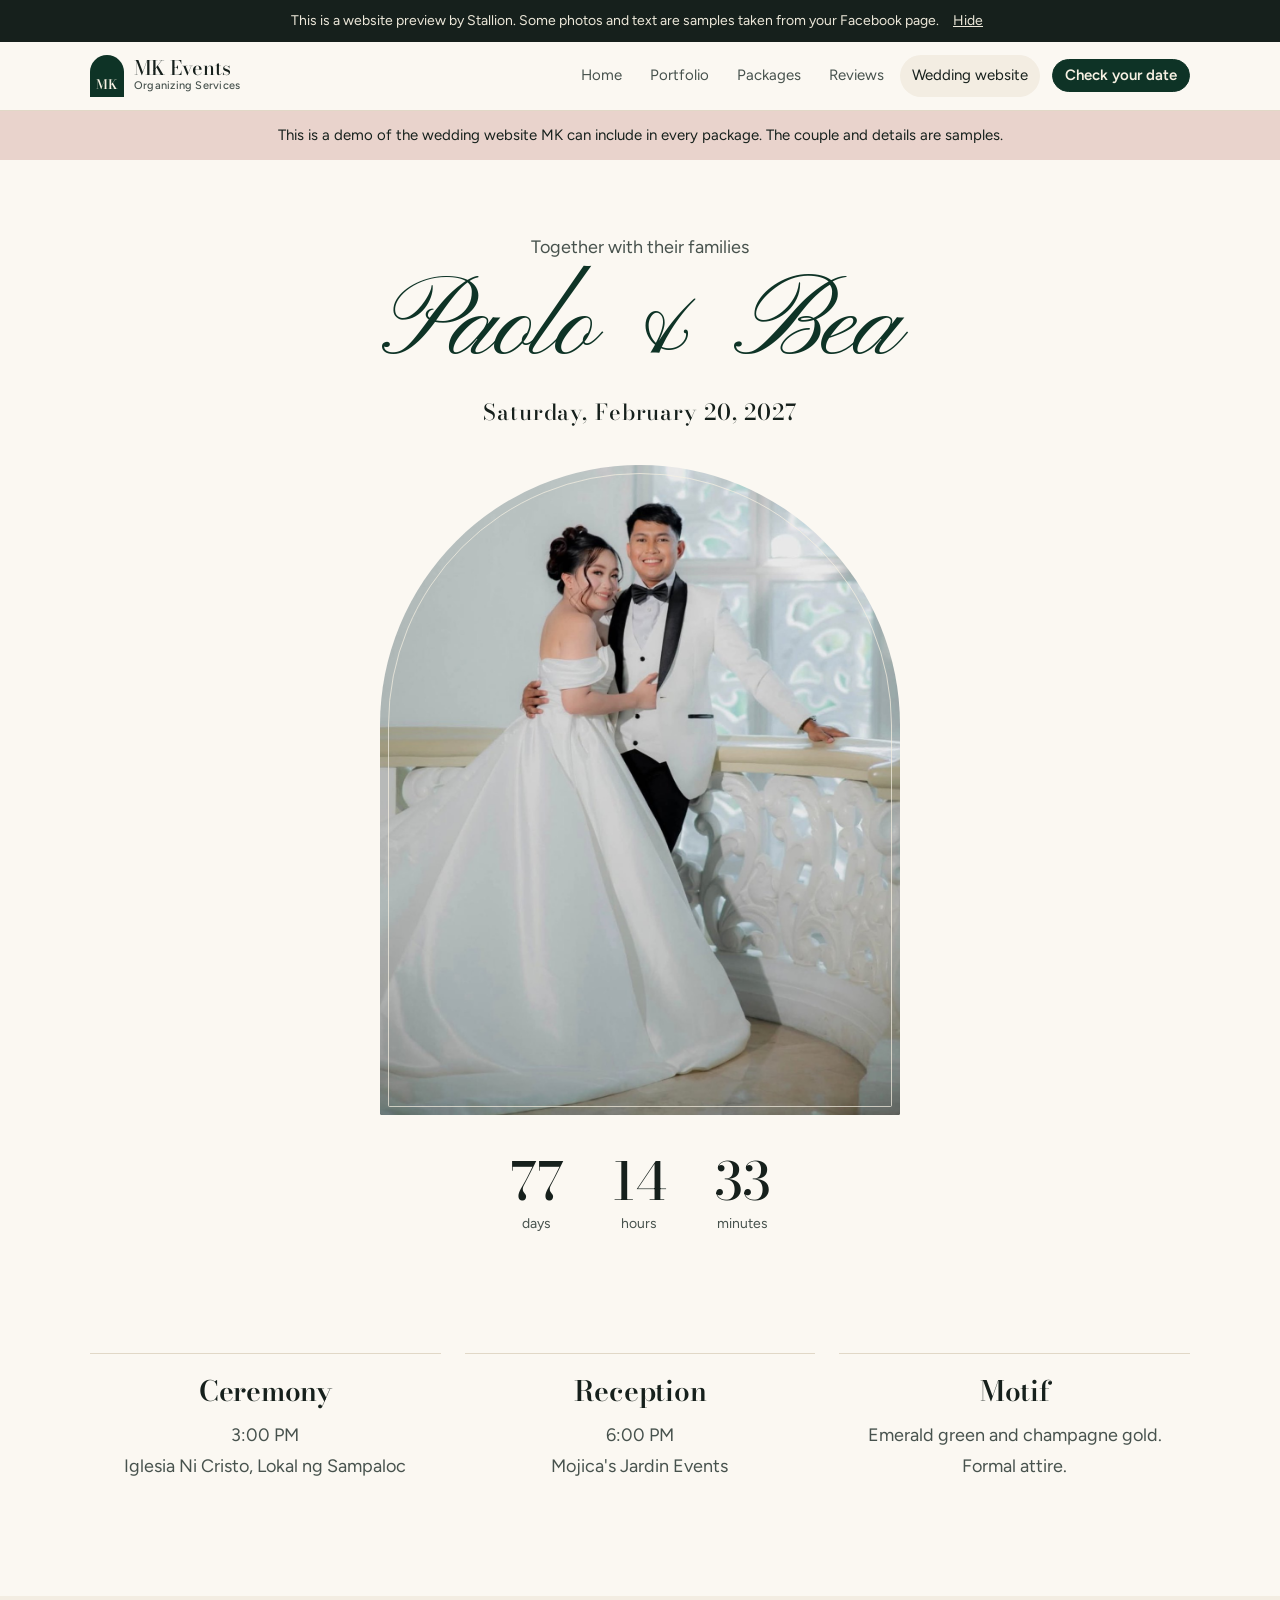
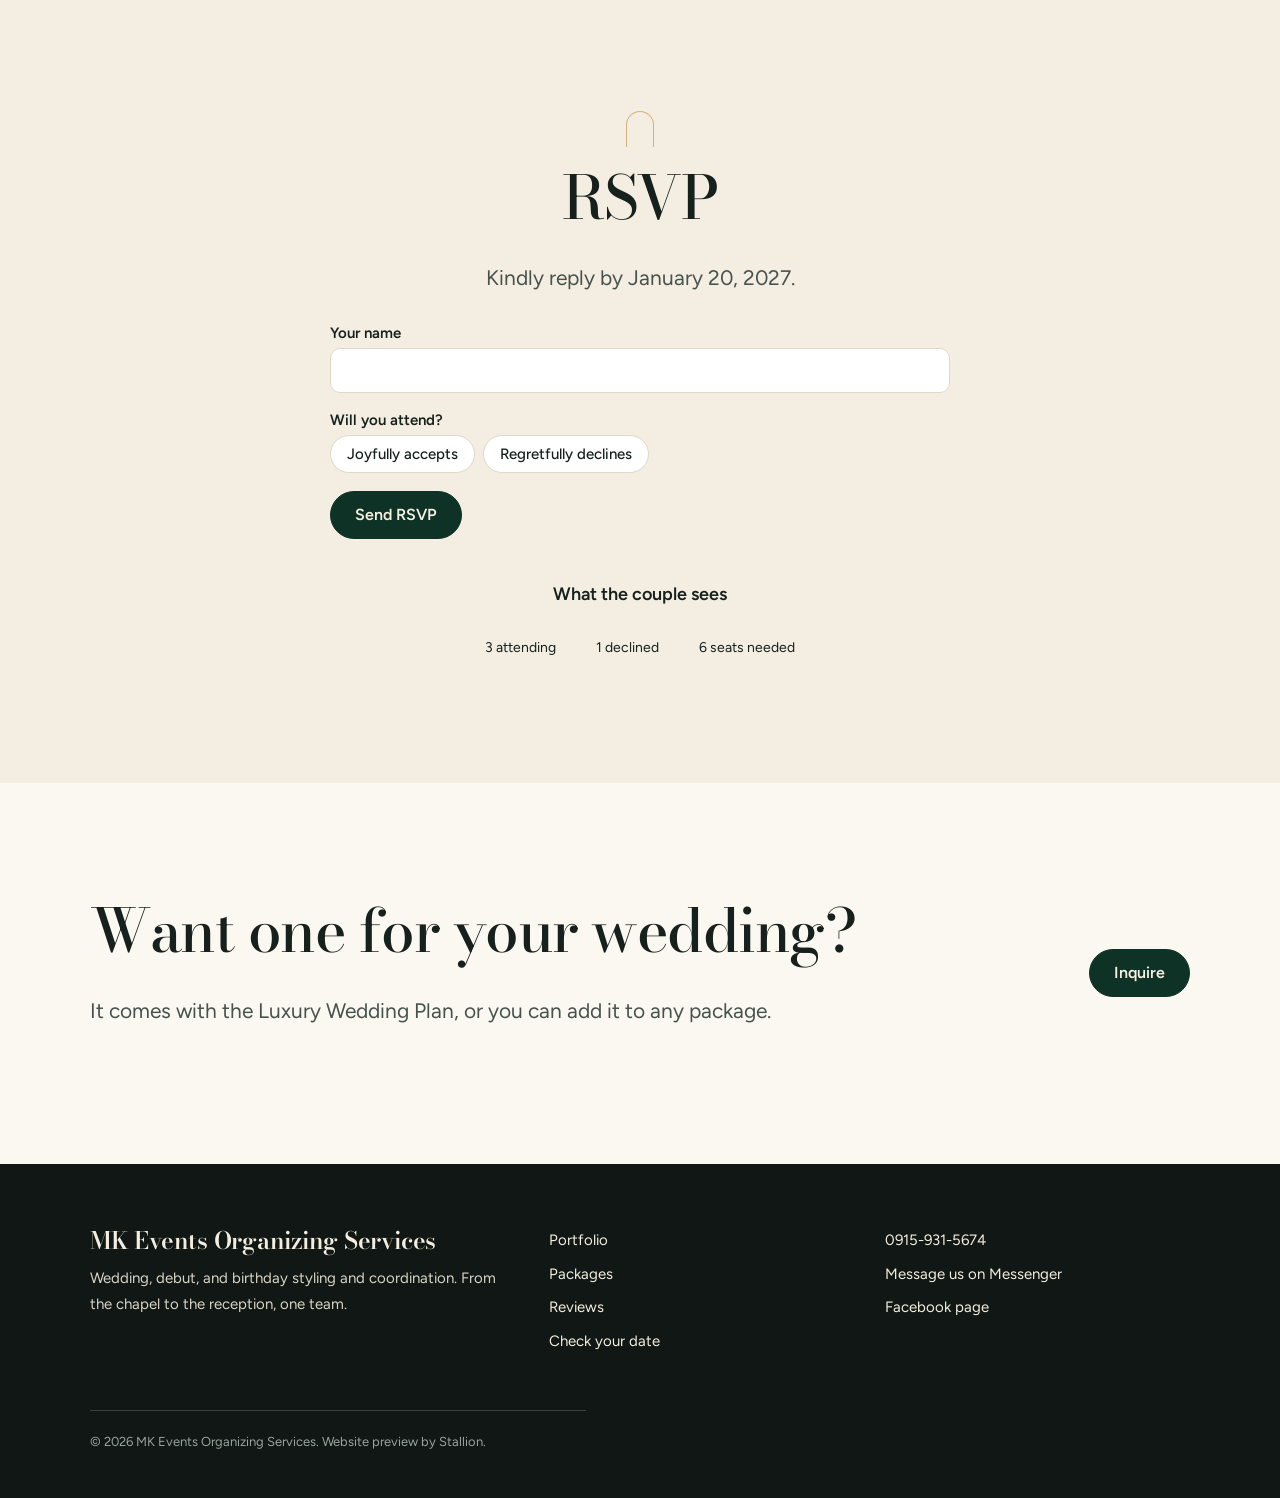
<file: rsvp-demo.html>
<!doctype html>
<html lang="en">
<head>
<meta charset="utf-8">
<meta name="viewport" content="width=device-width, initial-scale=1">
<title>Paolo &amp; Bea | Wedding website demo by MK Events</title>
<meta name="description" content="A demo of the wedding website and online RSVP included with MK packages.">
<meta property="og:title" content="Paolo &amp; Bea | Wedding website demo by MK Events">
<meta property="og:description" content="A demo of the wedding website and online RSVP included with MK packages.">
<meta property="og:image" content="assets/images/portfolio/royal-tunnel/tunnel-1.jpg">
<meta name="theme-color" content="#17402F">
<link rel="preload" href="assets/fonts/bodoni-moda.woff2" as="font" type="font/woff2" crossorigin>
<link rel="icon" href="data:image/svg+xml,%3Csvg xmlns='http://www.w3.org/2000/svg' viewBox='0 0 32 40'%3E%3Cpath d='M0 40V16a16 16 0 0 1 32 0v24z' fill='%2317402F'/%3E%3C/svg%3E">
<link rel="stylesheet" href="assets/css/style.css">
<script>try{var m=localStorage.getItem('mk-motif');if(m&&m!=='emerald')document.documentElement.setAttribute('data-motif',m)}catch(e){}</script>
</head>
<body>
<div class="preview-bar" role="note">This is a website preview by Stallion. Some photos and text are samples taken from your Facebook page.<button type="button">Hide</button></div>
<header class="site-head">
  <div class="wrap">
    <a class="brand" href="index.html" aria-label="MK Events Organizing Services, home">
      <span class="brand-mark" aria-hidden="true">MK</span>
      <span class="brand-name">MK Events<small>Organizing Services</small></span>
    </a>
    <button class="menu-toggle" aria-expanded="false" aria-controls="site-nav">Menu</button>
    <nav class="nav" id="site-nav" aria-label="Main menu">
      <a href="index.html">Home</a>
      <a href="portfolio.html">Portfolio</a>
      <a href="packages.html">Packages</a>
      <a href="reviews.html">Reviews</a>
      <a href="rsvp-demo.html" aria-current="page">Wedding website</a>
      <a class="btn" href="inquire.html">Check your date</a>
    </nav>
  </div>
</header>
<main id="main">

<div class="demo-note">This is a demo of the wedding website MK can include in every package. The couple and details are samples.</div>
<section class="wed-hero" style="padding-bottom:0">
  <div class="wrap">
    <p style="margin:0 auto;color:var(--muted)">Together with their families</p>
    <h1 class="names">Paolo &amp; Bea</h1>
    <p class="date" style="margin:0 auto">Saturday, February 20, 2027</p>
    <div class="arch outline wed-photo"><img src="assets/images/portfolio/prenup/staircase.jpg" alt="Prenup photo of the couple on a white staircase"></div>
    <div class="countdown" aria-label="Countdown to the wedding">
      <div><strong data-d>0</strong><span>days</span></div>
      <div><strong data-h>0</strong><span>hours</span></div>
      <div><strong data-m>0</strong><span>minutes</span></div>
    </div>
  </div>
</section>
<section><div class="wrap">
  <div class="details">
    <div><h3>Ceremony</h3><p>3:00 PM<br>Iglesia Ni Cristo, Lokal ng Sampaloc</p></div>
    <div><h3>Reception</h3><p>6:00 PM<br>Mojica's Jardin Events</p></div>
    <div><h3>Motif</h3><p>Emerald green and champagne gold. Formal attire.</p></div>
  </div>
</div></section>
<section class="paper"><div class="wrap">
  <div class="rsvp-box">
    <span class="ornament" aria-hidden="true"></span>
    <h2 style="text-align:center">RSVP</h2>
    <p class="lede" style="text-align:center;margin:0 auto 28px">Kindly reply by January 20, 2027.</p>
    <form id="rsvp" novalidate>
      <div class="field"><label for="guest">Your name</label><input id="guest" name="guest" autocomplete="name"></div>
      <fieldset class="field"><legend>Will you attend?</legend>
        <div class="pick">
          <label><input type="radio" name="attend" value="yes"><span>Joyfully accepts</span></label>
          <label><input type="radio" name="attend" value="no"><span>Regretfully declines</span></label>
        </div></fieldset>
      <div class="field" id="seats-field" hidden><label for="seats">How many seats do you need?</label>
        <select id="seats" name="seats"><option>1</option><option>2</option><option>3</option><option>4</option></select></div>
      <p class="error" hidden>Enter your name and choose whether you'll attend.</p>
      <button class="btn" type="submit">Send RSVP</button>
    </form>
    <div class="rsvp-done" hidden tabindex="-1">
      <h3></h3><p data-detail style="margin:0 auto 16px"></p>
      <button type="button" class="btn ghost" data-rsvp-again>Reply for another guest</button>
    </div>
    <div style="margin-top:40px;text-align:center">
      <p style="margin:0 auto;font-weight:600">What the couple sees</p>
      <div class="tally" aria-live="polite"><span data-t-yes></span><span data-t-no></span><span data-t-seats></span></div>
    </div>
  </div>
</div></section>
<section><div class="wrap cta-split">
  <div><h2>Want one for your wedding?</h2><p class="lede">It comes with the Luxury Wedding Plan, or you can add it to any package.</p></div>
  <a class="btn" href="inquire.html?package=luxury">Inquire</a>
</div></section>

</main>
<footer class="site-foot">
  <div class="wrap">
    <div>
      <h3>MK Events Organizing Services</h3>
      <p>Wedding, debut, and birthday styling and coordination. From the chapel to the reception, one team.</p>
    </div>
    <div>
      <ul>
        <li><a href="portfolio.html">Portfolio</a></li>
        <li><a href="packages.html">Packages</a></li>
        <li><a href="reviews.html">Reviews</a></li>
        <li><a href="inquire.html">Check your date</a></li>
      </ul>
    </div>
    <div>
      <ul>
        <!-- PLACEHOLDER: contact details, confirm with MK -->
        <li><a href="tel:09159315674">0915-931-5674</a></li>
        <li><a href="https://m.me/" target="_blank" rel="noopener">Message us on Messenger</a></li>
        <li><a href="https://www.facebook.com/" target="_blank" rel="noopener">Facebook page</a></li>
      </ul>
    </div>
    <p class="fine">© 2026 MK Events Organizing Services. Website preview by Stallion.</p>
  </div>
</footer>
<script src="assets/js/main.js" defer></script>
<script src="assets/js/rsvp-demo.js" defer></script>
</body>
</html>
</file>
<file: assets/css/style.css>
/* MK Events Organizing Services — preview site (Stallion)
   Signature: arch frames + motif switcher that re-themes the page. */

/* Self-hosted fonts (from Fontsource, OFL) */
@font-face { font-family: 'Bodoni Moda'; src: url('../fonts/bodoni-moda.woff2') format('woff2'); font-weight: 400 900; font-style: normal; font-display: swap; }
@font-face { font-family: 'Bodoni Moda'; src: url('../fonts/bodoni-moda-italic.woff2') format('woff2'); font-weight: 400 900; font-style: italic; font-display: swap; }
@font-face { font-family: 'Figtree'; src: url('../fonts/figtree.woff2') format('woff2'); font-weight: 300 900; font-display: swap; }
@font-face { font-family: 'Pinyon Script'; src: url('../fonts/pinyon-script.woff2') format('woff2'); font-weight: 400; font-display: swap; }

:root {
  /* Base (Emerald motif is the default) */
  --ivory: #FBFAF6;
  --paper: #F3F1EA;
  --ink: #1C2421;
  --muted: #5B6661;
  --line: #DCD8CC;
  --gold: #C9A45C;
  --gold-deep: #9C7A36;
  --motif: #17402F;        /* deep emerald */
  --motif-soft: #DCE7DF;
  --on-motif: #F6F2E6;
  --blush: #E9D3CC;

  --serif: 'Bodoni Moda', 'Didot', Georgia, serif;
  --sans: 'Figtree', system-ui, sans-serif;
  --script: 'Pinyon Script', cursive;

  --wrap: 1180px;
  --gutter: clamp(16px, 4vw, 40px);
  --arch: 999px 999px 6px 6px;
  --t: 420ms cubic-bezier(.2,.7,.2,1);
}
:root[data-motif="blue"]   { --motif: #1D2B52; --motif-soft: #DCE2F0; --gold: #CFA85A; }
:root[data-motif="purple"] { --motif: #4B2C4F; --motif-soft: #EADDEA; --gold: #C7A06A; }

*, *::before, *::after { box-sizing: border-box; }
html { -webkit-text-size-adjust: 100%; scroll-behavior: smooth; }
body {
  margin: 0; background: var(--ivory); color: var(--ink);
  font: 400 17px/1.65 var(--sans);
  transition: background-color var(--t);
}
img { max-width: 100%; display: block; }
a { color: inherit; }
:focus-visible { outline: 2px solid var(--gold-deep); outline-offset: 3px; border-radius: 4px; }
.wrap { max-width: var(--wrap); margin: 0 auto; padding: 0 var(--gutter); }

h1, h2, h3 { font-family: var(--serif); font-weight: 500; line-height: 1.08; margin: 0 0 .5em; letter-spacing: -.01em; }
h1 { font-size: clamp(40px, 7vw, 84px); }
h2 { font-size: clamp(30px, 4.4vw, 52px); }
h3 { font-size: clamp(22px, 2.4vw, 28px); }
p { margin: 0 0 1em; max-width: 62ch; }
.lede { font-size: clamp(18px, 1.6vw, 20px); color: var(--muted); }

/* Preview notice */
.preview-bar {
  background: var(--ink); color: #EDE8DA; font-size: 14px; text-align: center;
  padding: 8px var(--gutter);
}
.preview-bar button { background: none; border: 0; color: inherit; text-decoration: underline; cursor: pointer; font: inherit; margin-left: 8px; }

/* Header */
.site-head { position: sticky; top: 0; z-index: 20; background: color-mix(in srgb, var(--ivory) 92%, transparent); backdrop-filter: blur(8px); border-bottom: 1px solid var(--line); }
.site-head .wrap { display: flex; align-items: center; justify-content: space-between; height: 68px; gap: 16px; }
.brand { display: flex; align-items: center; gap: 10px; text-decoration: none; }
.brand-mark { width: 34px; height: 42px; border-radius: var(--arch); background: var(--motif); color: var(--on-motif); display: grid; place-items: end center; padding-bottom: 6px; font: 600 13px/1 var(--serif); transition: background-color var(--t); }
.brand-name { font: 500 20px/1 var(--serif); }
.brand-name small { display: block; font: 500 11px/1.4 var(--sans); color: var(--muted); letter-spacing: .02em; }
.nav { display: flex; gap: 4px; align-items: center; }
.nav a { text-decoration: none; padding: 8px 12px; border-radius: 999px; font-size: 15px; color: var(--muted); }
.nav a:hover { color: var(--ink); }
.nav a[aria-current="page"] { color: var(--ink); background: var(--paper); }
.nav .btn { margin-left: 8px; }
.menu-toggle { display: none; background: none; border: 1px solid var(--line); border-radius: 999px; padding: 8px 14px; font: 500 15px var(--sans); cursor: pointer; color: var(--ink); }

@media (max-width: 880px) {
  .menu-toggle { display: inline-block; }
  .nav { position: absolute; top: 68px; left: 0; right: 0; flex-direction: column; align-items: stretch; background: var(--ivory); border-bottom: 1px solid var(--line); padding: 8px var(--gutter) 16px; display: none; }
  .nav.open { display: flex; }
  .nav a { padding: 12px 8px; border-radius: 8px; }
  .nav .btn { margin: 8px 0 0; text-align: center; }
}

/* Buttons */
.btn {
  display: inline-block; text-decoration: none; cursor: pointer; border: 1px solid var(--motif);
  background: var(--motif); color: var(--on-motif) !important; font: 600 15px/1 var(--sans);
  padding: 14px 22px; border-radius: 999px; transition: background-color var(--t), border-color var(--t), transform 150ms;
}
.btn:hover { transform: translateY(-1px); }
.btn.ghost { background: transparent; color: var(--motif) !important; }
.btn.gold { background: var(--gold); border-color: var(--gold); color: var(--ink) !important; }

/* Arch frame — the signature shape */
.arch { border-radius: var(--arch); overflow: hidden; background: var(--paper); position: relative; }
.arch img { width: 100%; height: 100%; object-fit: cover; }
.arch.outline::after { content: ""; position: absolute; inset: 8px; border: 1px solid color-mix(in srgb, var(--on-motif) 70%, transparent); border-radius: var(--arch); pointer-events: none; }

/* Sections */
section { padding: clamp(64px, 9vw, 120px) 0; }
.band { background: var(--motif); color: var(--on-motif); transition: background-color var(--t); }
.band .lede, .band p { color: color-mix(in srgb, var(--on-motif) 82%, transparent); }
.paper { background: var(--paper); }
.section-head { display: flex; justify-content: space-between; align-items: end; gap: 24px; flex-wrap: wrap; margin-bottom: 40px; }
.section-head p { margin: 0; }

/* Hero */
.hero { padding-top: clamp(40px, 6vw, 72px); overflow-x: clip; }
.hero .wrap { display: grid; grid-template-columns: 1.05fr .95fr; gap: clamp(32px, 6vw, 80px); align-items: center; }
.hero-art { position: relative; aspect-ratio: 4/5; max-height: 640px; justify-self: end; width: 100%; max-width: 480px; }
.hero-art .arch { position: absolute; inset: 0; }
.hero-art img { transition: opacity 500ms ease; }
.hero-art .halo { position: absolute; inset: -18px -18px auto auto; width: 100%; height: 100%; border: 1px solid var(--gold); border-radius: var(--arch); z-index: -1; }
.hero-ctas { display: flex; gap: 12px; flex-wrap: wrap; margin: 28px 0 36px; }

.motif-picker { border-top: 1px solid var(--line); padding-top: 20px; }
.motif-picker p { font-size: 14px; color: var(--muted); margin-bottom: 10px; }
.motif-options { display: flex; gap: 10px; flex-wrap: wrap; }
.motif-options button {
  display: inline-flex; align-items: center; gap: 10px; cursor: pointer;
  border: 1px solid var(--line); background: var(--ivory); border-radius: 999px;
  padding: 8px 16px 8px 8px; font: 500 15px var(--sans); color: var(--ink);
}
.motif-options button[aria-pressed="true"] { border-color: var(--ink); box-shadow: inset 0 0 0 1px var(--ink); }
.swatch { width: 26px; height: 26px; border-radius: 50%; display: inline-block; background: linear-gradient(135deg, var(--c1) 50%, var(--c2) 50%); }

@media (max-width: 880px) {
  .hero .wrap { grid-template-columns: 1fr; }
  .hero-art { justify-self: center; max-width: 300px; order: -1; margin-bottom: 44px !important; }
  .hero-art .halo { inset: -10px -10px auto auto; }
}

/* Proof strip */
.proof { display: grid; grid-template-columns: repeat(3, 1fr); gap: 0; border-top: 1px solid var(--line); border-bottom: 1px solid var(--line); }
.proof div { padding: 28px 24px; border-right: 1px solid var(--line); }
.proof div:last-child { border-right: 0; }
.proof strong { font: 500 clamp(28px, 3.4vw, 40px)/1 var(--serif); display: block; margin-bottom: 6px; }
.proof span { color: var(--muted); font-size: 15px; }
@media (max-width: 640px) { .proof { grid-template-columns: 1fr; } .proof div { border-right: 0; border-bottom: 1px solid var(--line); } .proof div:last-child { border-bottom: 0; } }

/* Setup cards (arches in a row) */
.setups { display: grid; grid-template-columns: repeat(4, 1fr); gap: clamp(14px, 2vw, 24px); }
.setup { text-decoration: none; }
.setup .arch { aspect-ratio: 3/4; }
.setup h3 { font-size: 22px; margin: 16px 0 4px; }
.setup p { font-size: 15px; color: var(--muted); margin: 0; }
.band .setup p { color: color-mix(in srgb, var(--on-motif) 75%, transparent); }
.setup:hover img { transform: scale(1.03); }
.setup img { transition: transform 600ms ease; }
@media (max-width: 880px) { .setups { grid-template-columns: repeat(2, 1fr); } }

/* Steps (a real sequence) */
.steps { display: grid; grid-template-columns: repeat(4, 1fr); gap: 32px; counter-reset: step; list-style: none; padding: 0; margin: 0; }
.steps li { border-top: 1px solid var(--line); padding-top: 18px; }
.steps li::before { counter-increment: step; content: counter(step); font: 500 40px/1 var(--serif); color: var(--gold-deep); display: block; margin-bottom: 14px; }
.steps h3 { font-size: 21px; }
.steps p { font-size: 15px; color: var(--muted); }
@media (max-width: 880px) { .steps { grid-template-columns: 1fr 1fr; } }
@media (max-width: 520px) { .steps { grid-template-columns: 1fr; } }

/* Quote */
.quote { text-align: center; }
.quote blockquote { margin: 0 auto; max-width: 30ch; font: italic 400 clamp(26px, 3.4vw, 40px)/1.25 var(--serif); }
.quote cite { display: block; margin-top: 22px; font: 500 15px var(--sans); font-style: normal; opacity: .8; }

/* CTA block */
.cta-split { display: grid; grid-template-columns: 1fr auto; gap: 32px; align-items: center; }
@media (max-width: 720px) { .cta-split { grid-template-columns: 1fr; } }

/* Page heads */
.page-head { padding: clamp(48px, 7vw, 88px) 0 clamp(24px, 4vw, 40px); }
.page-head p { margin: 0; }

/* Portfolio */
.filters { display: flex; flex-wrap: wrap; gap: 8px; margin-bottom: 14px; }
.filters-label { font-size: 14px; color: var(--muted); margin: 0 0 8px; }
.chip { cursor: pointer; border: 1px solid var(--line); background: transparent; border-radius: 999px; padding: 9px 16px; font: 500 15px var(--sans); color: var(--ink); }
.chip[aria-pressed="true"] { background: var(--ink); color: var(--ivory); border-color: var(--ink); }
.filter-group { margin-bottom: 18px; }
.gallery { columns: 3 280px; column-gap: 18px; margin-top: 28px; }
.shot { break-inside: avoid; margin: 0 0 18px; cursor: zoom-in; background: none; border: 0; padding: 0; width: 100%; text-align: left; color: inherit; font: inherit; display: block; }
.shot img { border-radius: 6px; width: 100%; }
.shot.archy img { border-radius: var(--arch); }
.shot figcaption { font-size: 14px; color: var(--muted); padding: 8px 2px 0; }
.shot[hidden] { display: none; }
.empty { padding: 40px 0; color: var(--muted); }

.lightbox { position: fixed; inset: 0; background: rgba(20, 24, 22, .92); display: none; place-items: center; z-index: 50; padding: 24px; }
.lightbox.open { display: grid; }
.lightbox img { max-height: 82vh; width: auto; border-radius: 6px; }
.lightbox p { color: #EDE8DA; text-align: center; margin: 12px auto 0; }
.lightbox button { position: absolute; top: 16px; right: 16px; background: #EDE8DA; border: 0; border-radius: 999px; padding: 10px 16px; font: 600 14px var(--sans); cursor: pointer; }

/* Packages */
.packages { display: grid; grid-template-columns: 1fr 1fr 1fr; gap: 20px; align-items: stretch; }
.pkg { border: 1px solid var(--line); border-radius: 160px 160px 10px 10px; padding: 56px 28px 32px; background: var(--ivory); display: flex; flex-direction: column; text-align: center; }
.pkg ul { list-style: none; padding: 0; margin: 18px 0 28px; text-align: left; flex: 1; }
.pkg li { padding: 10px 0; border-bottom: 1px solid var(--line); font-size: 15px; }
.pkg li:last-child { border-bottom: 0; }
.pkg .for { font-size: 15px; color: var(--muted); margin: 0 auto; }
.pkg.feature { background: var(--motif); color: var(--on-motif); border-color: var(--motif); transition: background-color var(--t); }
.pkg.feature .for, .pkg.feature li { color: color-mix(in srgb, var(--on-motif) 85%, transparent); border-color: color-mix(in srgb, var(--on-motif) 20%, transparent); }
.pkg .tag { display: inline-block; align-self: center; background: var(--gold); color: var(--ink); font: 600 13px var(--sans); padding: 5px 12px; border-radius: 999px; margin-bottom: 14px; }
.pkg .btn { align-self: center; }
@media (max-width: 960px) { .packages { grid-template-columns: 1fr; max-width: 520px; margin: 0 auto; } }

.addons { display: grid; grid-template-columns: repeat(3, 1fr); gap: 20px; }
.addon { border-top: 1px solid var(--line); padding-top: 18px; }
.addon h3 { font-size: 21px; }
.addon p { font-size: 15px; color: var(--muted); }
@media (max-width: 720px) { .addons { grid-template-columns: 1fr; } }

/* Reviews */
.reviews { columns: 3 300px; column-gap: 20px; }
.review { break-inside: avoid; margin: 0 0 20px; background: var(--ivory); border: 1px solid var(--line); border-radius: 10px; padding: 26px; }
.review p { font-size: 16px; margin: 0 0 14px; }
.review footer { font-size: 14px; color: var(--muted); }
.review.big { background: var(--motif); color: var(--on-motif); border-color: var(--motif); }
.review.big p { font: italic 400 22px/1.35 var(--serif); }
.review.big footer { color: color-mix(in srgb, var(--on-motif) 75%, transparent); }

/* Forms */
.form-grid { display: grid; grid-template-columns: 1.2fr .8fr; gap: clamp(32px, 5vw, 64px); align-items: start; }
@media (max-width: 880px) { .form-grid { grid-template-columns: 1fr; } }
form .row { display: grid; grid-template-columns: 1fr 1fr; gap: 16px; }
@media (max-width: 560px) { form .row { grid-template-columns: 1fr; } }
.field { margin-bottom: 18px; }
.field label, .field legend { display: block; font: 600 15px var(--sans); margin-bottom: 6px; padding: 0; }
.field .hint { font-size: 14px; color: var(--muted); margin: -2px 0 8px; }
fieldset.field { border: 0; margin: 0 0 18px; padding: 0; min-width: 0; }
input, select, textarea {
  width: 100%; font: 400 16px var(--sans); color: var(--ink); background: #fff;
  border: 1px solid var(--line); border-radius: 10px; padding: 12px 14px;
}
input:focus, select:focus, textarea:focus { outline: 2px solid var(--motif); outline-offset: 1px; border-color: var(--motif); }
textarea { min-height: 110px; resize: vertical; }
.pick { display: flex; flex-wrap: wrap; gap: 8px; }
.pick label { font-weight: 500; margin: 0; }
.pick input { position: absolute; opacity: 0; width: 1px; height: 1px; }
.pick span { display: inline-block; border: 1px solid var(--line); border-radius: 999px; padding: 9px 16px; cursor: pointer; background: #fff; }
.pick input:checked + span { background: var(--ink); color: var(--ivory); border-color: var(--ink); }
.pick input:focus-visible + span { outline: 2px solid var(--gold-deep); outline-offset: 2px; }
.error { color: #A3362B; font-size: 14px; margin: 6px 0 0; }

.summary-card { position: sticky; top: 92px; background: var(--paper); border-radius: 200px 200px 10px 10px; padding: 64px 28px 28px; }
.summary-card h3 { text-align: center; }
.summary-card pre { white-space: pre-wrap; font: 400 15px/1.6 var(--sans); background: #fff; border: 1px solid var(--line); border-radius: 10px; padding: 16px; margin: 0 0 16px; min-height: 120px; }
.summary-card .btn { width: 100%; text-align: center; margin-bottom: 10px; }
.summary-card .note { font-size: 14px; color: var(--muted); margin: 6px 0 0; }
.status { font-size: 14px; color: var(--gold-deep); min-height: 1.4em; margin: 0; }

/* Bonus teaser on home */
.bonus { display: grid; grid-template-columns: .9fr 1.1fr; gap: clamp(32px, 6vw, 80px); align-items: center; }
.phone { width: min(300px, 80%); margin: 0 auto; border: 10px solid var(--ink); border-radius: 40px; overflow: hidden; background: var(--ivory); aspect-ratio: 9/18; display: flex; flex-direction: column; }
.phone .ph-top { padding: 28px 18px 10px; text-align: center; }
.phone .ph-top .names { font: 400 34px/1.1 var(--script); color: var(--motif); }
.phone .ph-top small { font-size: 12px; color: var(--muted); }
.phone .ph-img { flex: 1; margin: 6px 18px; border-radius: var(--arch); overflow: hidden; }
.phone .ph-img img { width: 100%; height: 100%; object-fit: cover; }
.phone .ph-btn { margin: 12px 18px 22px; background: var(--motif); color: var(--on-motif); text-align: center; border-radius: 999px; padding: 10px; font: 600 13px var(--sans); }
@media (max-width: 820px) { .bonus { grid-template-columns: 1fr; } }

/* RSVP demo page */
.wed-hero { text-align: center; padding: clamp(40px, 6vw, 72px) 0 0; }
.wed-hero .names { font: 400 clamp(56px, 10vw, 112px)/1 var(--script); color: var(--motif); margin: 8px 0 12px; }
.wed-hero .date { font: 500 clamp(18px, 2vw, 22px) var(--serif); letter-spacing: .04em; }
.wed-photo { max-width: 520px; margin: 36px auto 0; aspect-ratio: 4/5; }
.countdown { display: flex; justify-content: center; gap: clamp(16px, 4vw, 48px); margin: 40px 0 0; }
.countdown div { text-align: center; }
.countdown strong { display: block; font: 500 clamp(34px, 5vw, 52px)/1 var(--serif); }
.countdown span { font-size: 14px; color: var(--muted); }
.details { display: grid; grid-template-columns: repeat(3, 1fr); gap: 24px; text-align: center; }
.details > div { border-top: 1px solid var(--line); padding-top: 22px; }
.details p { margin: 0 auto; color: var(--muted); }
@media (max-width: 720px) { .details { grid-template-columns: 1fr; } }
.rsvp-box { max-width: 620px; margin: 0 auto; }
.rsvp-done { text-align: center; padding: 32px; border: 1px solid var(--line); border-radius: 10px; background: var(--ivory); }
.tally { display: flex; gap: 12px; justify-content: center; flex-wrap: wrap; margin-top: 18px; }
.tally span { background: var(--paper); border-radius: 999px; padding: 8px 14px; font-size: 14px; }
.demo-note { background: var(--blush); color: var(--ink); text-align: center; padding: 12px var(--gutter); font-size: 15px; }

/* Footer */
.site-foot { background: var(--ink); color: #D9D4C6; padding: 64px 0 32px; font-size: 15px; }
.site-foot .wrap { display: grid; grid-template-columns: 1.4fr 1fr 1fr; gap: 32px; }
.site-foot h3 { color: #F3EEDF; font-size: 24px; }
.site-foot a { color: #F3EEDF; text-decoration: none; }
.site-foot a:hover { text-decoration: underline; }
.site-foot ul { list-style: none; padding: 0; margin: 0; }
.site-foot li { margin-bottom: 8px; }
.site-foot .fine { grid-column: 1 / -1; border-top: 1px solid #39433F; padding-top: 20px; margin-top: 16px; font-size: 13px; color: #9AA39E; }
@media (max-width: 720px) { .site-foot .wrap { grid-template-columns: 1fr; } }

/* One orchestrated load moment: hero arch rises in */
@media (prefers-reduced-motion: no-preference) {
  .hero-art .arch { animation: rise 1100ms cubic-bezier(.2,.7,.2,1) both; }
  .hero-art .halo { animation: rise 1100ms 180ms cubic-bezier(.2,.7,.2,1) both; }
  @keyframes rise { from { opacity: 0; transform: translateY(28px); clip-path: inset(100% 0 0 0 round 999px 999px 6px 6px); } to { opacity: 1; transform: none; clip-path: inset(0 0 0 0 round 999px 999px 6px 6px); } }
}
@media (prefers-reduced-motion: reduce) {
  *, *::before, *::after { transition: none !important; animation: none !important; scroll-behavior: auto !important; }
}

/* ===================== Premium layer ===================== */
h1, h2, h3 { font-optical-sizing: auto; font-weight: 400; letter-spacing: -0.015em; }
h1 { font-size: clamp(44px, 7.4vw, 104px); line-height: 1; }
h2 { font-size: clamp(34px, 4.8vw, 60px); }
.page-head h1 { font-size: clamp(44px, 6vw, 80px); }

/* Header that melts into the hero band */
.site-head.on-band { background: var(--motif); border-bottom-color: color-mix(in srgb, var(--on-motif) 14%, transparent); color: var(--on-motif); transition: background-color var(--t); }
.site-head.on-band .brand-name small { color: color-mix(in srgb, var(--on-motif) 70%, transparent); }
.site-head.on-band .brand-mark { background: var(--gold); color: var(--ink); }
.site-head.on-band .nav a { color: color-mix(in srgb, var(--on-motif) 78%, transparent); }
.site-head.on-band .nav a:hover, .site-head.on-band .nav a[aria-current="page"] { color: var(--on-motif); background: color-mix(in srgb, var(--on-motif) 10%, transparent); }
.site-head.on-band .nav .btn { background: var(--gold); border-color: var(--gold); color: var(--ink) !important; }
.site-head.on-band .menu-toggle { color: var(--on-motif); border-color: color-mix(in srgb, var(--on-motif) 30%, transparent); }
@media (max-width: 880px) { .site-head.on-band .nav { background: var(--motif); } }

/* Hero band */
.hero.band { padding: clamp(48px, 7vw, 96px) 0 clamp(72px, 9vw, 128px); position: relative; overflow-x: clip; }
.hero.band .wrap { grid-template-columns: 1.1fr .9fr; }
.hero.band h1 { color: var(--on-motif); }
.hero.band .lede { color: color-mix(in srgb, var(--on-motif) 78%, transparent); max-width: 46ch; }
.hero.band .btn.ghost { color: var(--on-motif) !important; border-color: color-mix(in srgb, var(--on-motif) 45%, transparent); }
.hero.band .btn:not(.ghost) { background: var(--gold); border-color: var(--gold); color: var(--ink) !important; }
.hero.band .motif-picker { border-top-color: color-mix(in srgb, var(--on-motif) 18%, transparent); }
.hero.band .motif-picker p { color: color-mix(in srgb, var(--on-motif) 70%, transparent); }
.hero.band .motif-options button { background: transparent; color: var(--on-motif); border-color: color-mix(in srgb, var(--on-motif) 28%, transparent); }
.hero.band .motif-options button[aria-pressed="true"] { border-color: var(--gold); box-shadow: inset 0 0 0 1px var(--gold); }
.hero.band .hero-art { max-width: 500px; aspect-ratio: 4/5.2; }
.hero.band .hero-art .halo { border-color: var(--gold); inset: -22px -22px auto auto; }
.hero.band .hero-art .arch.outline::after { border-color: color-mix(in srgb, var(--gold) 80%, transparent); }
.hero.band figcaption { color: color-mix(in srgb, var(--on-motif) 65%, transparent) !important; }
/* Fine gold arcs drawn behind the hero, echoing their floral arches */
.hero.band::before { content: ""; position: absolute; right: -12vw; top: 8%; width: 58vw; aspect-ratio: 1/1.15; border: 1px solid color-mix(in srgb, var(--gold) 28%, transparent); border-radius: 999px 999px 0 0; border-bottom: 0; pointer-events: none; }
.hero.band::after { content: ""; position: absolute; right: -6vw; top: 16%; width: 46vw; aspect-ratio: 1/1.15; border: 1px solid color-mix(in srgb, var(--gold) 16%, transparent); border-radius: 999px 999px 0 0; border-bottom: 0; pointer-events: none; }
.hero.band .wrap { position: relative; z-index: 1; }
@media (max-width: 880px) {
  .hero.band .wrap { grid-template-columns: 1fr; }
  .hero.band::before, .hero.band::after { display: none; }
  .hero.band .hero-art .halo { inset: -10px -10px auto auto; }
}

/* Small gold arch ornament used over centered headings */
.ornament { display: block; width: 28px; height: 36px; margin: 0 auto 18px; border: 1px solid var(--gold); border-bottom: 0; border-radius: 999px 999px 0 0; }

/* Proof strip: quieter, more editorial */
.proof { margin-top: clamp(40px, 6vw, 64px); }
.proof strong { font-weight: 400; }

/* Gold rule under section heads in bands */
.band .section-head { border-bottom: 1px solid color-mix(in srgb, var(--gold) 35%, transparent); padding-bottom: 28px; }

/* Packages: thin gold inner arch on feature */
.pkg.feature { position: relative; }
.pkg.feature::before { content: ""; position: absolute; inset: 10px; border: 1px solid color-mix(in srgb, var(--gold) 55%, transparent); border-radius: 150px 150px 4px 4px; pointer-events: none; }
.pkg h3 { font-size: 28px; }

/* Reviews: serif body for warmth */
.review p { font-family: var(--serif); font-size: 18px; line-height: 1.5; }

/* ===================== Refinement: readable type + richer palette ===================== */
:root {
  --ivory: #FBF8F2;
  --paper: #F3EDE2;
  --ink: #16201C;
  --muted: #47524D;
  --line: #E1D8C7;
  --gold: #D4B47A;        /* champagne, luminous on dark */
  --gold-deep: #8C6A2F;   /* readable gold on light */
  --motif: #0E3326;       /* deep velvet emerald */
  --motif-lift: #1A4A38;
  --on-motif: #F7F1E3;
}
:root[data-motif="blue"]   { --motif: #131F40; --motif-lift: #22305C; --gold: #D6B77E; }
:root[data-motif="purple"] { --motif: #36203D; --motif-lift: #4B2F54; --gold: #D9B98A; }

/* Didone, but the sturdier text cut: thicker hairlines, tighter fit */
h1, h2, h3, .proof strong, .quote blockquote, .review p, .countdown strong, .steps li::before {
  font-optical-sizing: none;
  font-variation-settings: "opsz" 18;
}
h1, h2 { font-weight: 500; letter-spacing: -0.025em; }
h3 { font-weight: 600; letter-spacing: -0.01em; }
h1 { line-height: 1.02; }
.quote blockquote { font-weight: 500; }
.review p { font-weight: 500; }

/* Body: larger and higher contrast */
body { font-size: 18px; line-height: 1.7; color: var(--ink); }
.lede { font-size: clamp(18px, 1.7vw, 21px); color: var(--muted); }
.setup p, .steps p, .addon p, .proof span, .pkg li, .filters-label, .shot figcaption, .review footer { font-size: 16px; }
.band .lede, .band p, .band .setup p { color: color-mix(in srgb, var(--on-motif) 88%, transparent); }
.hero.band .lede { color: color-mix(in srgb, var(--on-motif) 88%, transparent); }

/* Velvet depth on motif surfaces: a soft light falling from the top right */
.band, .site-head.on-band, .pkg.feature, .review.big {
  background-color: var(--motif);
  background-image: radial-gradient(120% 90% at 78% 0%, var(--motif-lift) 0%, transparent 62%);
}
.site-head.on-band { background-image: none; }

/* Gold as foil: thin, luminous, used sparingly */
.hero.band .hero-ctas .btn:not(.ghost), .btn.gold, .site-head.on-band .nav .btn, .pkg .tag {
  background: linear-gradient(180deg, #E6CC97 0%, var(--gold) 55%, #B8925A 100%);
  border-color: #B8925A;
  color: #1F1A10 !important;
}
.steps li::before { color: var(--gold-deep); }
.ornament { border-color: var(--gold); }
.proof { border-color: var(--line); }
.proof strong { color: var(--motif); font-weight: 500; transition: color var(--t); }
.btn { font-size: 16px; padding: 15px 24px; }
.site-foot { background: #101714; }
@media (max-width: 880px) {
  .hero.band .hero-art { order: 0; max-width: 320px; margin-top: 16px; }
  .hero.band h1 { font-size: clamp(42px, 11vw, 60px); }
}
</file>
